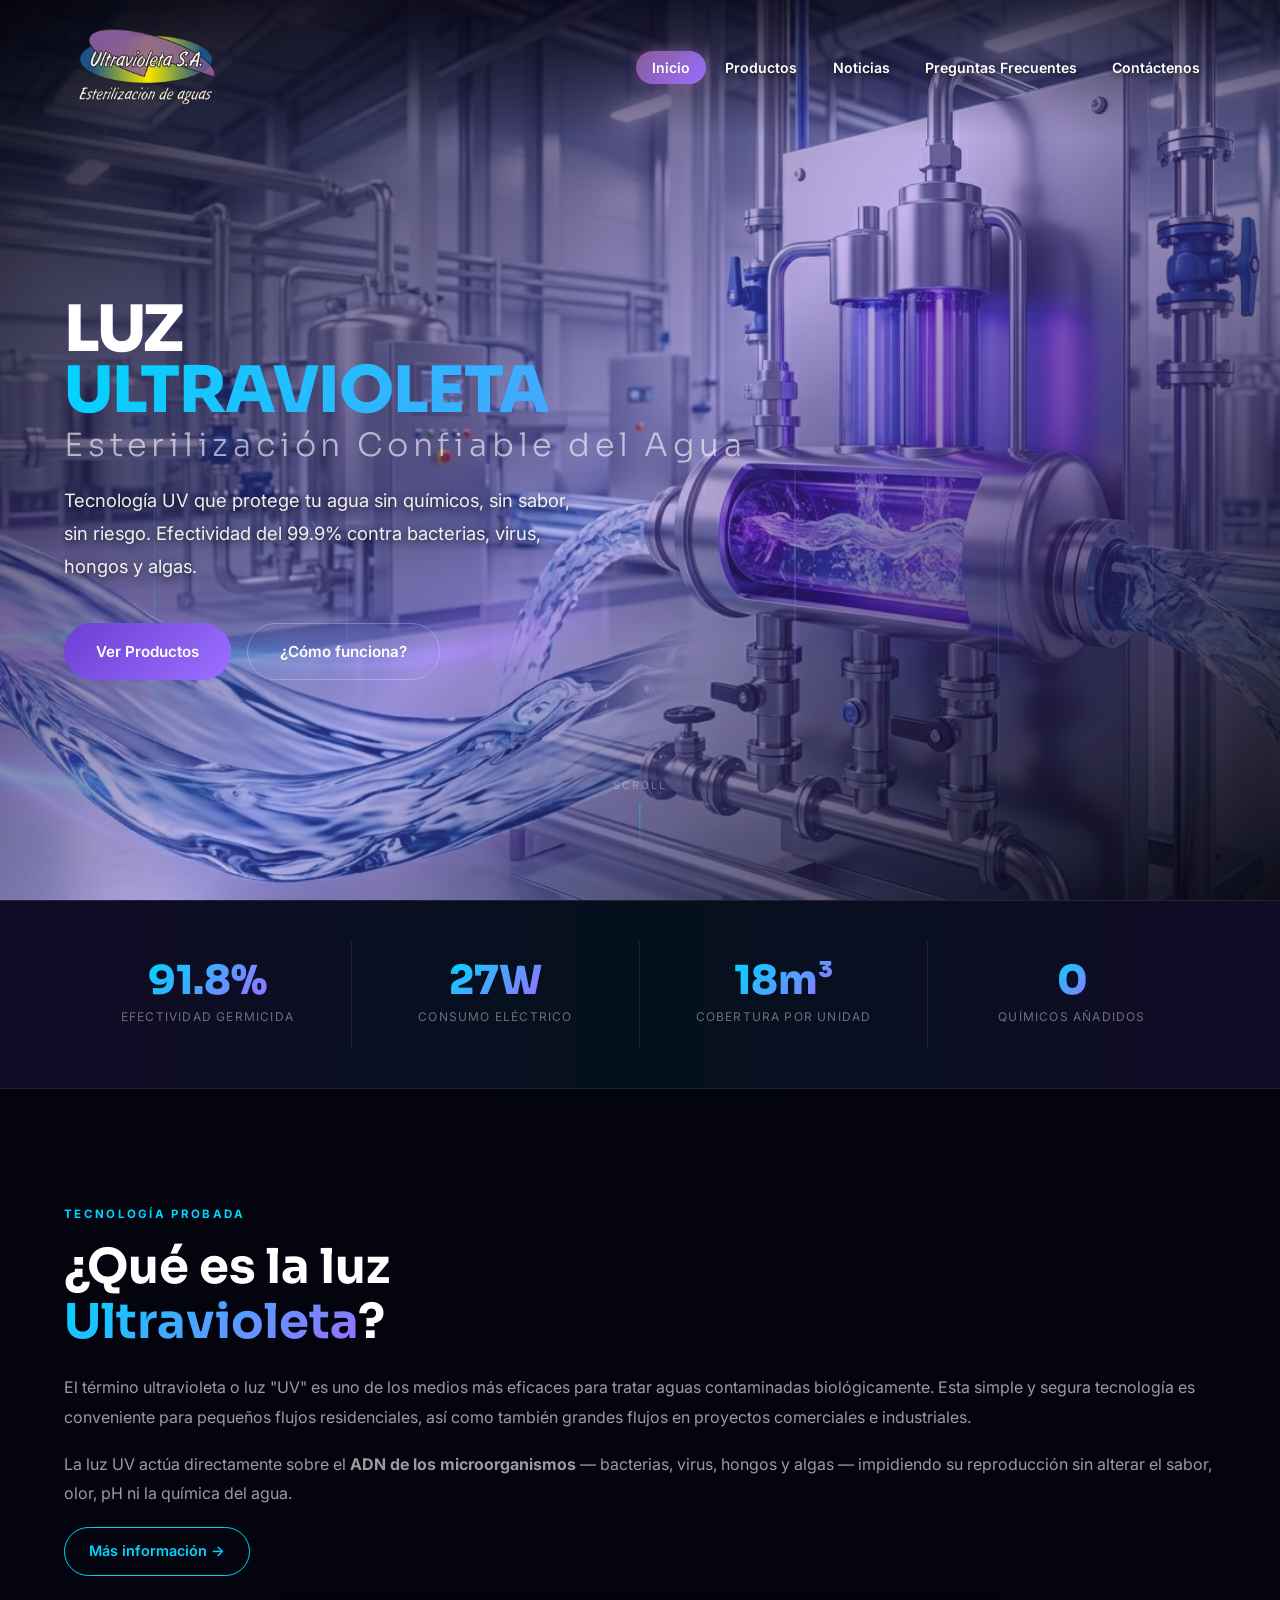
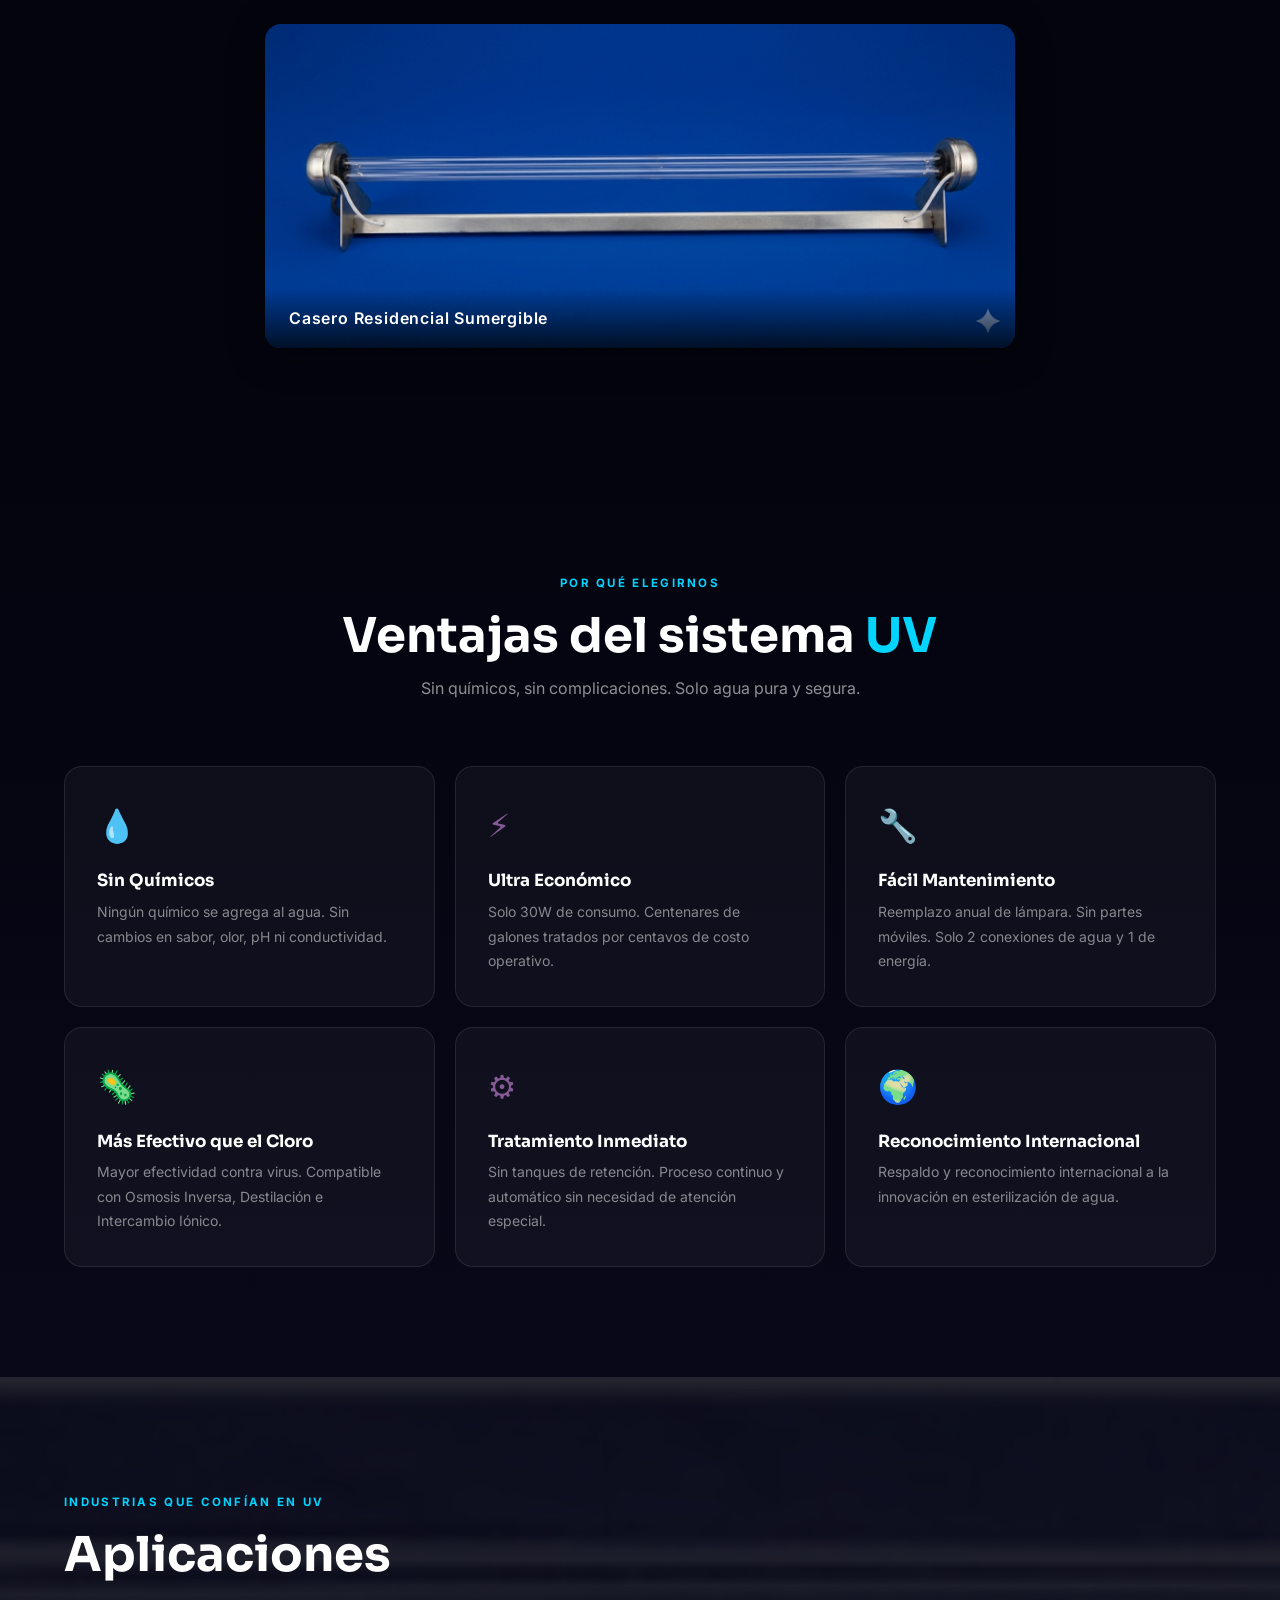
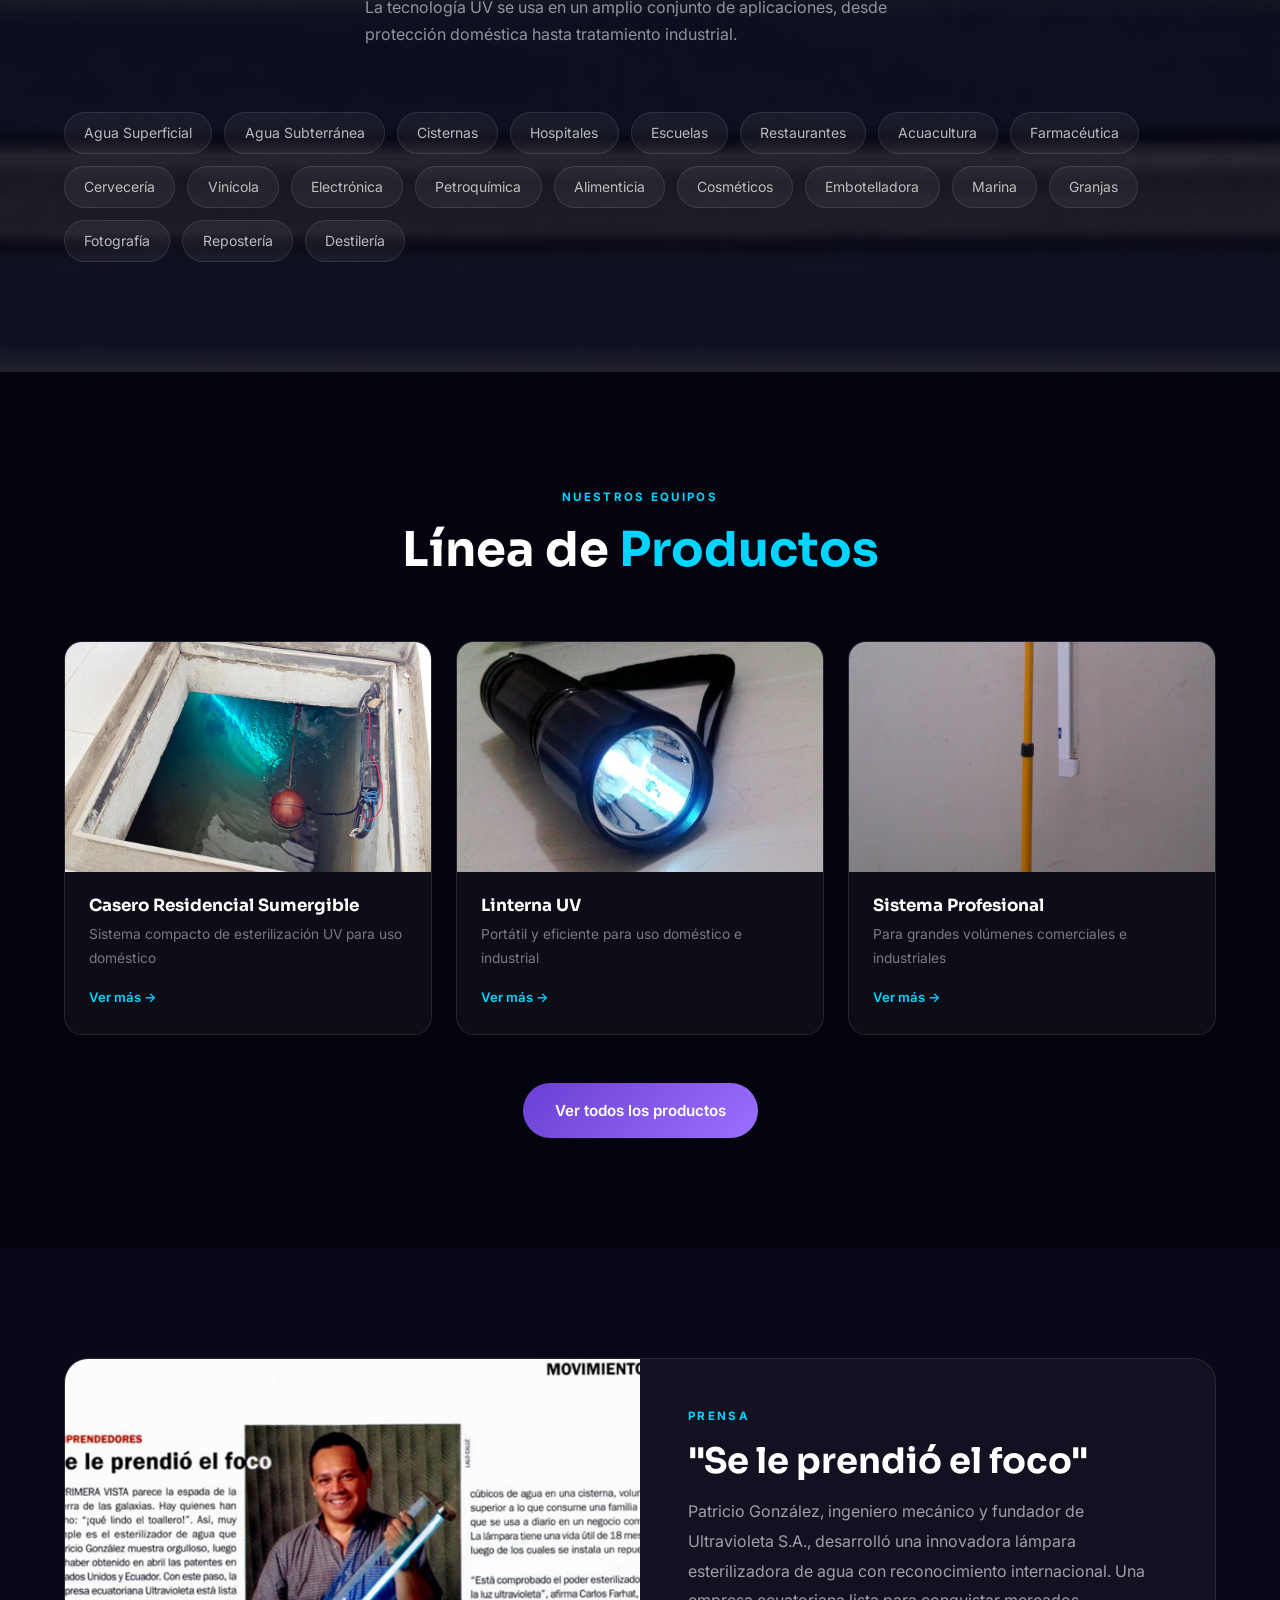
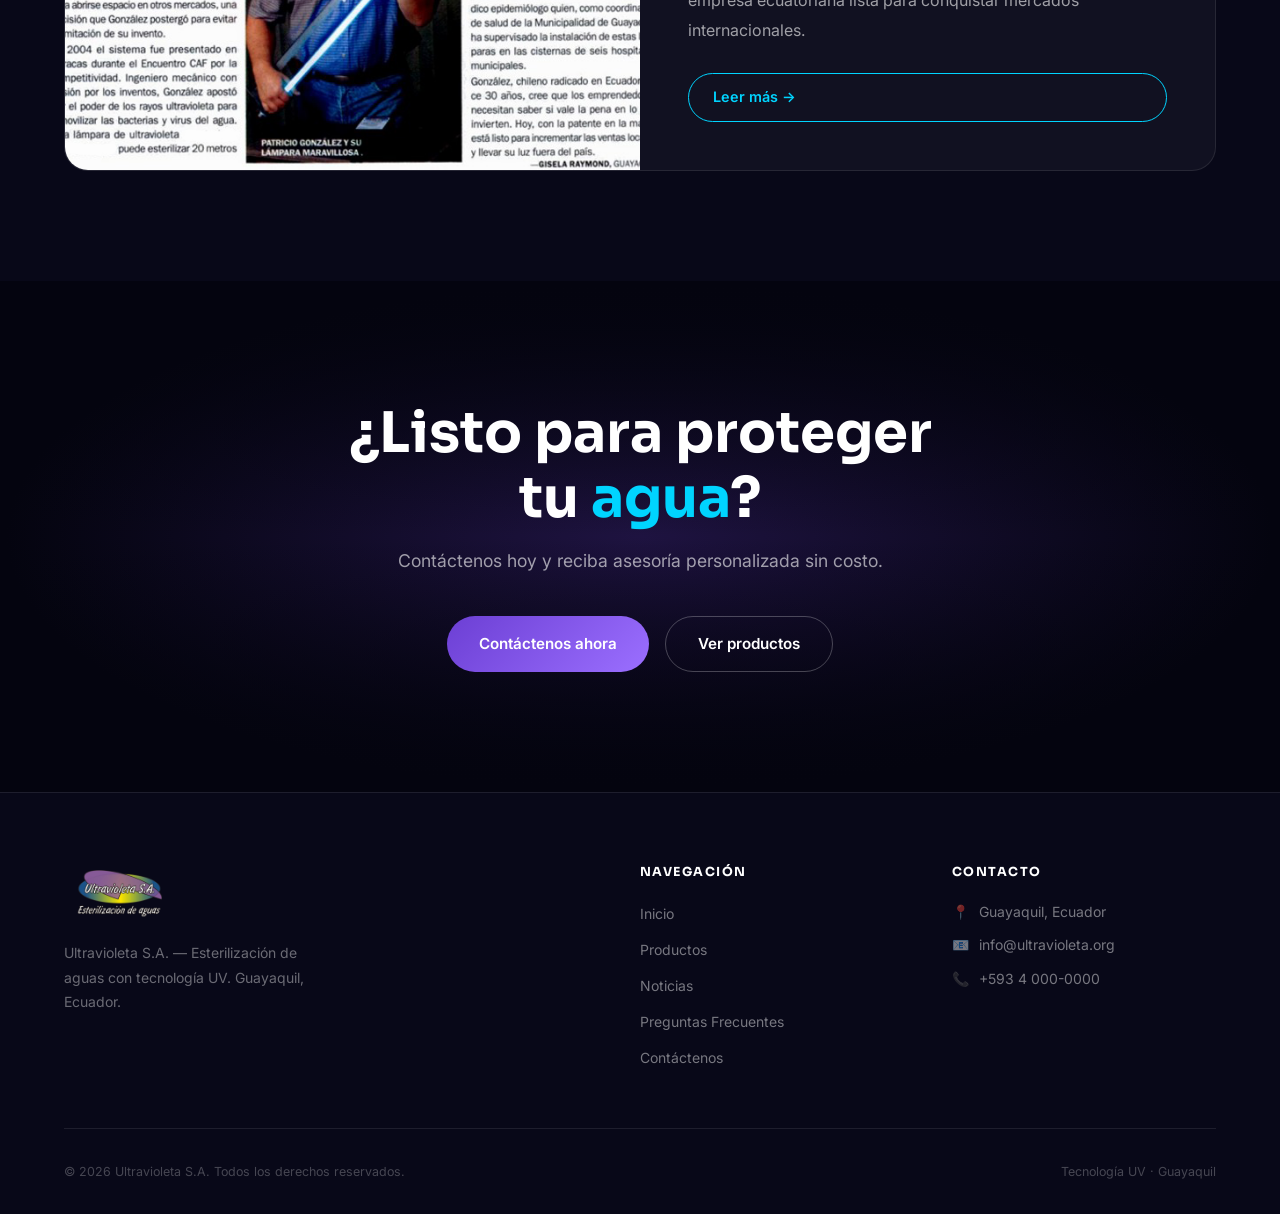
<file: index.html>
<!DOCTYPE html>
<html lang="es">
<head>
  <meta charset="UTF-8">
  <meta name="viewport" content="width=device-width, initial-scale=1.0">
  <title>Ultravioleta S.A. — Esterilización UV de Aguas · Ecuador</title>
  <meta name="description" content="Tecnología UV que protege tu agua sin químicos, sin sabor, sin riesgo. Guayaquil, Ecuador.">
  <link rel="preconnect" href="https://fonts.googleapis.com">
  <link rel="preconnect" href="https://fonts.gstatic.com" crossorigin>
  <link href="https://fonts.googleapis.com/css2?family=Sora:wght@300;400;600;700;800&family=Inter:wght@300;400;500;600&display=swap" rel="stylesheet">
  <link rel="stylesheet" href="css/estilos.css">
</head>
<body>

  <!-- NAVBAR -->
  <nav class="navbar" id="navbar">
    <div class="nav-inner">
      <a href="index.html" class="nav-logo">
        <img src="imagenes/logo-ultravioleta.png" alt="Ultravioleta S.A.">
      </a>
      <button class="hamburguesa" id="hamburguesa" aria-label="Abrir menú">
        <span></span><span></span><span></span>
      </button>
      <ul class="nav-links" id="nav-links">
        <li><a href="index.html">Inicio</a></li>
        <li><a href="productos.html">Productos</a></li>
        <li><a href="noticias.html">Noticias</a></li>
        <li><a href="preguntas-frecuentes.html">Preguntas Frecuentes</a></li>
        <li><a href="contacto.html" class="nav-cta">Contáctenos</a></li>
      </ul>
    </div>
  </nav>

  <!-- HERO -->
  <section class="hero">
    <!-- Imagen de fondo -->
    <div class="hero-fondo"><img src="imagenes/hero.png" alt=""></div>

    <!-- Overlay gradiente -->
    <div class="hero-overlay"></div>

    <!-- Rayos UV animados -->
    <div class="rayos-uv">
      <div class="rayo"></div>
      <div class="rayo"></div>
      <div class="rayo"></div>
      <div class="rayo"></div>
      <div class="rayo"></div>
      <div class="rayo"></div>
    </div>

    <!-- Círculo glow -->
    <div class="hero-glow"></div>

    <!-- Contenido -->
    <div class="hero-contenido">
<h1 class="hero-titulo">
        <span class="linea-1">LUZ</span>
        <span class="linea-2">ULTRAVIOLETA</span>
        <span class="linea-3">Esterilización Confiable del Agua</span>
      </h1>
      <p class="hero-sub">
        Tecnología UV que protege tu agua sin químicos, sin sabor, sin riesgo.
        Efectividad del 99.9% contra bacterias, virus, hongos y algas.
      </p>
      <div class="hero-btns">
        <a href="productos.html" class="btn-primario">Ver Productos</a>
        <a href="preguntas-frecuentes.html" class="btn-secundario">¿Cómo funciona?</a>
      </div>
    </div>

    <!-- Scroll -->
    <div class="indicador-scroll">
      <span>Scroll</span>
      <div class="linea-scroll"></div>
    </div>
  </section>

  <!-- ESTADÍSTICAS -->
  <section class="barra-stats">
    <div class="stats-grid">
      <div class="stat-item">
        <span class="stat-num" data-meta="99.9" data-sufijo="%">99.9%</span>
        <span class="stat-etiqueta">Efectividad germicida</span>
      </div>
      <div class="stat-item">
        <span class="stat-num" data-meta="30" data-sufijo="W">30W</span>
        <span class="stat-etiqueta">Consumo eléctrico</span>
      </div>
      <div class="stat-item">
        <span class="stat-num" data-meta="20" data-sufijo="m³">20m³</span>
        <span class="stat-etiqueta">Cobertura por unidad</span>
      </div>
      <div class="stat-item">
        <span class="stat-num" data-meta="0" data-sufijo="">0</span>
        <span class="stat-etiqueta">Químicos añadidos</span>
      </div>
    </div>
  </section>

  <!-- QUÉ ES LA LUZ UV -->
  <section class="sobre-uv seccion-pad">
    <div class="contenedor">
      <div class="sobre-texto-full revelar">
        <span class="etiqueta">Tecnología Probada</span>
        <h2>¿Qué es la luz<br><span class="acento-uv">Ultravioleta</span>?</h2>
        <p>
          El término ultravioleta o luz "UV" es uno de los medios más eficaces para tratar aguas
          contaminadas biológicamente. Esta simple y segura tecnología es conveniente para
          pequeños flujos residenciales, así como también grandes flujos en proyectos comerciales
          e industriales.
        </p>
        <p>
          La luz UV actúa directamente sobre el <strong>ADN de los microorganismos</strong> —
          bacterias, virus, hongos y algas — impidiendo su reproducción sin alterar el sabor,
          olor, pH ni la química del agua.
        </p>
        <a href="preguntas-frecuentes.html" class="btn-contorno">Más información →</a>
      </div>
      <div class="foto-full revelar">
        <div class="foto-card">
          <img src="imagenes/Casero%20residencia%20principall.png" alt="Casero Residencial Sumergible">
          <div class="foto-overlay">
            <span>Casero Residencial Sumergible</span>
          </div>
        </div>
      </div>
    </div>
  </section>

  <!-- VENTAJAS -->
  <section class="ventajas seccion-pad">
    <div class="contenedor">
      <div class="cabecera-seccion revelar">
        <span class="etiqueta">Por qué elegirnos</span>
        <h2>Ventajas del sistema <span class="acento">UV</span></h2>
        <p>Sin químicos, sin complicaciones. Solo agua pura y segura.</p>
      </div>
      <div class="grid-ventajas">
        <div class="tarjeta-v revelar">
          <div class="v-icono">💧</div>
          <h3>Sin Químicos</h3>
          <p>Ningún químico se agrega al agua. Sin cambios en sabor, olor, pH ni conductividad.</p>
        </div>
        <div class="tarjeta-v revelar">
          <div class="v-icono">⚡</div>
          <h3>Ultra Económico</h3>
          <p>Solo 30W de consumo. Centenares de galones tratados por centavos de costo operativo.</p>
        </div>
        <div class="tarjeta-v revelar">
          <div class="v-icono">🔧</div>
          <h3>Fácil Mantenimiento</h3>
          <p>Reemplazo anual de lámpara. Sin partes móviles. Solo 2 conexiones de agua y 1 de energía.</p>
        </div>
        <div class="tarjeta-v revelar">
          <div class="v-icono">🦠</div>
          <h3>Más Efectivo que el Cloro</h3>
          <p>Mayor efectividad contra virus. Compatible con Osmosis Inversa, Destilación e Intercambio Iónico.</p>
        </div>
        <div class="tarjeta-v revelar">
          <div class="v-icono">⚙️</div>
          <h3>Tratamiento Inmediato</h3>
          <p>Sin tanques de retención. Proceso continuo y automático sin necesidad de atención especial.</p>
        </div>
        <div class="tarjeta-v revelar">
          <div class="v-icono">🌍</div>
          <h3>Reconocimiento Internacional</h3>
          <p>Respaldo y reconocimiento internacional a la innovación en esterilización de agua.</p>
        </div>
      </div>
    </div>
  </section>

  <!-- APLICACIONES -->
  <section class="aplicaciones seccion-pad">
    <div class="aplic-fondo">
      <img src="imagenes/Ultravioleta_Cisterna.jpg" alt="Cisterna con sistema UV">
    </div>
    <div class="contenedor">
      <div class="cabecera-seccion revelar">
        <span class="etiqueta">Industrias que confían en UV</span>
        <h2 style="color:#fff;">Aplicaciones</h2>
        <p>La tecnología UV se usa en un amplio conjunto de aplicaciones, desde protección doméstica hasta tratamiento industrial.</p>
      </div>
      <div class="tags-aplic revelar">
        <span>Agua Superficial</span>
        <span>Agua Subterránea</span>
        <span>Cisternas</span>
        <span>Hospitales</span>
        <span>Escuelas</span>
        <span>Restaurantes</span>
        <span>Acuacultura</span>
        <span>Farmacéutica</span>
        <span>Cervecería</span>
        <span>Vinícola</span>
        <span>Electrónica</span>
        <span>Petroquímica</span>
        <span>Alimenticia</span>
        <span>Cosméticos</span>
        <span>Embotelladora</span>
        <span>Marina</span>
        <span>Granjas</span>
        <span>Fotografía</span>
        <span>Repostería</span>
        <span>Destilería</span>
      </div>
    </div>
  </section>

  <!-- PRODUCTOS PREVIEW -->
  <section class="productos-preview seccion-pad">
    <div class="contenedor">
      <div class="cabecera-seccion revelar">
        <span class="etiqueta">Nuestros equipos</span>
        <h2>Línea de <span class="acento">Productos</span></h2>
      </div>
      <div class="grid-productos">
        <a href="productos.html" class="tarjeta-prod revelar">
          <div class="prod-imagen">
            <img src="imagenes/Sumergible%20Casero%20Residencial.jpg" alt="Casero Residencial Sumergible">
          </div>
          <div class="prod-info">
            <h3>Casero Residencial Sumergible</h3>
            <p>Sistema compacto de esterilización UV para uso doméstico</p>
            <div class="prod-flecha">Ver más →</div>
          </div>
        </a>
        <a href="productos.html" class="tarjeta-prod revelar">
          <div class="prod-imagen">
            <img src="imagenes/linterna1.jpg" alt="Linterna UV">
          </div>
          <div class="prod-info">
            <h3>Linterna UV</h3>
            <p>Portátil y eficiente para uso doméstico e industrial</p>
            <div class="prod-flecha">Ver más →</div>
          </div>
        </a>
        <a href="productos.html" class="tarjeta-prod revelar">
          <div class="prod-imagen">
            <img src="imagenes/nuevo-3.jpg" alt="Sistema UV Profesional">
          </div>
          <div class="prod-info">
            <h3>Sistema Profesional</h3>
            <p>Para grandes volúmenes comerciales e industriales</p>
            <div class="prod-flecha">Ver más →</div>
          </div>
        </a>
      </div>
      <div style="text-align:center;margin-top:3rem;">
        <a href="productos.html" class="btn-primario">Ver todos los productos</a>
      </div>
    </div>
  </section>

  <!-- NOTICIA PREVIEW -->
  <section class="noticia-preview seccion-pad">
    <div class="contenedor">
      <div class="noticia-tarjeta revelar">
        <div class="noticia-foto">
          <img src="imagenes/articulo.jpg" alt="Artículo sobre Ultravioleta S.A.">
        </div>
        <div class="noticia-cuerpo">
          <span class="etiqueta">Prensa</span>
          <h2>"Se le prendió el foco"</h2>
          <p>
            Patricio González, ingeniero mecánico y fundador de Ultravioleta S.A., desarrolló una innovadora
            lámpara esterilizadora de agua con reconocimiento internacional.
            Una empresa ecuatoriana lista para conquistar mercados internacionales.
          </p>
          <a href="noticias.html" class="btn-contorno">Leer más →</a>
        </div>
      </div>
    </div>
  </section>

  <!-- CTA -->
  <section class="seccion-cta">
    <div class="cta-fondo"></div>
    <div class="contenedor">
      <div class="revelar">
        <h2>¿Listo para proteger<br>tu <span class="acento">agua</span>?</h2>
        <p>Contáctenos hoy y reciba asesoría personalizada sin costo.</p>
        <div class="cta-btns">
          <a href="contacto.html" class="btn-primario">Contáctenos ahora</a>
          <a href="productos.html" class="btn-secundario">Ver productos</a>
        </div>
      </div>
    </div>
  </section>

  <!-- PIE DE PÁGINA -->
  <footer class="pie-pagina">
    <div class="contenedor">
      <div class="grid-pie">
        <div class="pie-marca">
          <img src="imagenes/logo-ultravioleta.png" alt="Logo Ultravioleta S.A.">
          <p>Ultravioleta S.A. — Esterilización de aguas con tecnología UV. Guayaquil, Ecuador.</p>
        </div>
        <div class="pie-seccion">
          <h4>Navegación</h4>
          <ul>
            <li><a href="index.html">Inicio</a></li>
            <li><a href="productos.html">Productos</a></li>
            <li><a href="noticias.html">Noticias</a></li>
            <li><a href="preguntas-frecuentes.html">Preguntas Frecuentes</a></li>
            <li><a href="contacto.html">Contáctenos</a></li>
          </ul>
        </div>
        <div class="pie-seccion">
          <h4>Contacto</h4>
          <div class="dato-pie">📍 <span>Guayaquil, Ecuador</span></div>
          <div class="dato-pie">📧 <span>info@ultravioleta.org</span></div>
          <div class="dato-pie">📞 <span>+593 4 000-0000</span></div>
        </div>
      </div>
      <div class="pie-fondo">
        <p>© <span id="anio"></span> Ultravioleta S.A. Todos los derechos reservados.</p>
        <p>Tecnología UV · Guayaquil</p>
      </div>
    </div>
  </footer>

  <script src="js/principal.js"></script>
</body>
</html>
</file>
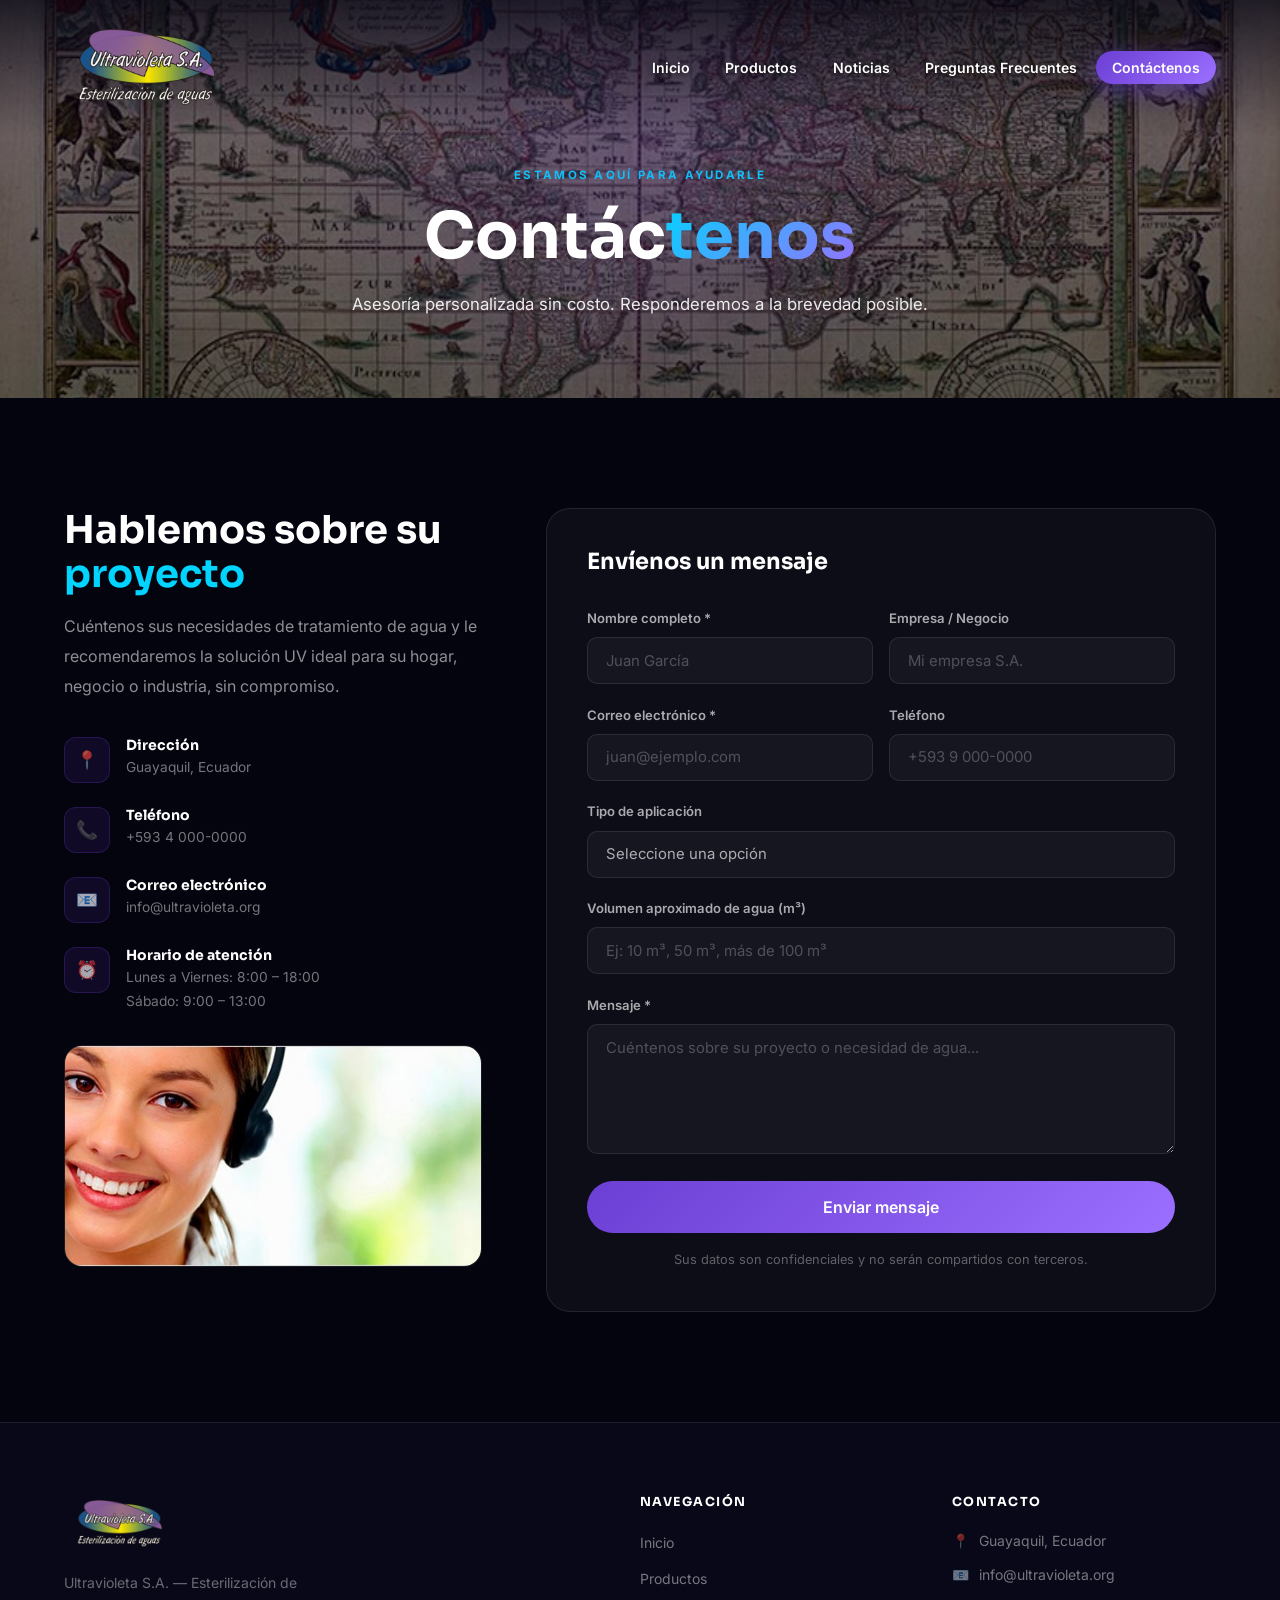
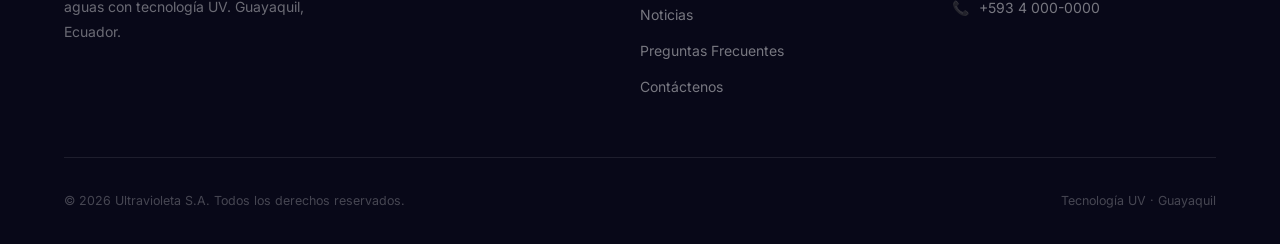
<file: contacto.html>
<!DOCTYPE html>
<html lang="es">
<head>
  <meta charset="UTF-8">
  <meta name="viewport" content="width=device-width, initial-scale=1.0">
  <title>Contáctenos — Ultravioleta S.A.</title>
  <meta name="description" content="Contáctenos para asesoría personalizada sobre esterilización UV de aguas. Ultravioleta S.A., Guayaquil, Ecuador.">
  <link rel="preconnect" href="https://fonts.googleapis.com">
  <link rel="preconnect" href="https://fonts.gstatic.com" crossorigin>
  <link href="https://fonts.googleapis.com/css2?family=Sora:wght@300;400;600;700;800&family=Inter:wght@300;400;500;600&display=swap" rel="stylesheet">
  <link rel="stylesheet" href="css/estilos.css">
</head>
<body>

  <!-- NAVBAR -->
  <nav class="navbar" id="navbar">
    <div class="nav-inner">
      <a href="index.html" class="nav-logo">
        <img src="imagenes/logo-ultravioleta.png" alt="Ultravioleta S.A.">
      </a>
      <button class="hamburguesa" id="hamburguesa" aria-label="Abrir menú">
        <span></span><span></span><span></span>
      </button>
      <ul class="nav-links" id="nav-links">
        <li><a href="index.html">Inicio</a></li>
        <li><a href="productos.html">Productos</a></li>
        <li><a href="noticias.html">Noticias</a></li>
        <li><a href="preguntas-frecuentes.html">Preguntas Frecuentes</a></li>
        <li><a href="contacto.html" class="nav-cta">Contáctenos</a></li>
      </ul>
    </div>
  </nav>

  <!-- ENCABEZADO -->
  <header class="encabezado-pagina" style="background:linear-gradient(180deg,rgba(10,0,30,.55) 0%,rgba(0,0,0,.65) 100%),url('imagenes/banner-contacto.jpg') center/cover no-repeat;">
    <span class="etiqueta">Estamos aquí para ayudarle</span>
    <h1>Contác<span class="acento-uv">tenos</span></h1>
    <p>Asesoría personalizada sin costo. Responderemos a la brevedad posible.</p>
  </header>

  <!-- CONTACTO -->
  <section class="seccion-pad" style="background:var(--negro);">
    <div class="contenedor">
      <div class="grid-contacto">

        <!-- Info de contacto -->
        <div class="info-contacto revelar-izq">
          <h2>Hablemos sobre su<br><span class="acento">proyecto</span></h2>
          <p>
            Cuéntenos sus necesidades de tratamiento de agua y le recomendaremos
            la solución UV ideal para su hogar, negocio o industria, sin compromiso.
          </p>

          <div class="dato-contacto">
            <div class="dato-icono">📍</div>
            <div class="dato-texto">
              <h4>Dirección</h4>
              <p>Guayaquil, Ecuador</p>
            </div>
          </div>

          <div class="dato-contacto">
            <div class="dato-icono">📞</div>
            <div class="dato-texto">
              <h4>Teléfono</h4>
              <p>+593 4 000-0000</p>
            </div>
          </div>

          <div class="dato-contacto">
            <div class="dato-icono">📧</div>
            <div class="dato-texto">
              <h4>Correo electrónico</h4>
              <p>info@ultravioleta.org</p>
            </div>
          </div>

          <div class="dato-contacto">
            <div class="dato-icono">⏰</div>
            <div class="dato-texto">
              <h4>Horario de atención</h4>
              <p>Lunes a Viernes: 8:00 – 18:00<br>Sábado: 9:00 – 13:00</p>
            </div>
          </div>

          <!-- Imagen ambiental -->
          <div style="margin-top:2rem;border-radius:var(--radio);overflow:hidden;border:1px solid var(--borde);">
            <img src="imagenes/Contactenos.jpg" alt="Ultravioleta S.A. Contacto" style="width:100%;height:220px;object-fit:cover;">
          </div>
        </div>

        <!-- Formulario -->
        <div class="formulario-contacto revelar-der">
          <h3>Envíenos un mensaje</h3>
          <form id="formulario-contacto">

            <div class="fila-doble">
              <div class="grupo-campo">
                <label for="nombre">Nombre completo *</label>
                <input type="text" id="nombre" name="nombre" placeholder="Juan García" required>
              </div>
              <div class="grupo-campo">
                <label for="empresa">Empresa / Negocio</label>
                <input type="text" id="empresa" name="empresa" placeholder="Mi empresa S.A.">
              </div>
            </div>

            <div class="fila-doble">
              <div class="grupo-campo">
                <label for="correo">Correo electrónico *</label>
                <input type="email" id="correo" name="correo" placeholder="juan@ejemplo.com" required>
              </div>
              <div class="grupo-campo">
                <label for="telefono">Teléfono</label>
                <input type="tel" id="telefono" name="telefono" placeholder="+593 9 000-0000">
              </div>
            </div>

            <div class="grupo-campo">
              <label for="tipo">Tipo de aplicación</label>
              <select id="tipo" name="tipo">
                <option value="" disabled selected>Seleccione una opción</option>
                <option value="residencial">Residencial / Hogar</option>
                <option value="comercial">Comercial / Negocio</option>
                <option value="industrial">Industrial / Fábrica</option>
                <option value="acuacultura">Acuacultura / Granjas</option>
                <option value="hospital">Hospital / Salud</option>
                <option value="otro">Otro</option>
              </select>
            </div>

            <div class="grupo-campo">
              <label for="volumen">Volumen aproximado de agua (m³)</label>
              <input type="text" id="volumen" name="volumen" placeholder="Ej: 10 m³, 50 m³, más de 100 m³">
            </div>

            <div class="grupo-campo">
              <label for="mensaje">Mensaje *</label>
              <textarea id="mensaje" name="mensaje" placeholder="Cuéntenos sobre su proyecto o necesidad de agua..." required></textarea>
            </div>

            <button type="submit" class="btn-primario" style="width:100%;justify-content:center;font-size:1rem;padding:1rem;">
              Enviar mensaje
            </button>

            <p class="aviso-form">
              Sus datos son confidenciales y no serán compartidos con terceros.
            </p>

          </form>
        </div>

      </div>
    </div>
  </section>

  <!-- PIE DE PÁGINA -->
  <footer class="pie-pagina">
    <div class="contenedor">
      <div class="grid-pie">
        <div class="pie-marca">
          <img src="imagenes/logo-ultravioleta.png" alt="Logo Ultravioleta S.A.">
          <p>Ultravioleta S.A. — Esterilización de aguas con tecnología UV. Guayaquil, Ecuador.</p>
        </div>
        <div class="pie-seccion">
          <h4>Navegación</h4>
          <ul>
            <li><a href="index.html">Inicio</a></li>
            <li><a href="productos.html">Productos</a></li>
            <li><a href="noticias.html">Noticias</a></li>
            <li><a href="preguntas-frecuentes.html">Preguntas Frecuentes</a></li>
            <li><a href="contacto.html">Contáctenos</a></li>
          </ul>
        </div>
        <div class="pie-seccion">
          <h4>Contacto</h4>
          <div class="dato-pie">📍 <span>Guayaquil, Ecuador</span></div>
          <div class="dato-pie">📧 <span>info@ultravioleta.org</span></div>
          <div class="dato-pie">📞 <span>+593 4 000-0000</span></div>
        </div>
      </div>
      <div class="pie-fondo">
        <p>© <span id="anio"></span> Ultravioleta S.A. Todos los derechos reservados.</p>
        <p>Tecnología UV · Guayaquil</p>
      </div>
    </div>
  </footer>

  <script src="js/principal.js"></script>
  <script>
    document.getElementById('formulario-contacto').addEventListener('submit', function(e) {
      e.preventDefault();
      const btn = this.querySelector('button[type="submit"]');
      btn.disabled = true;
      btn.textContent = 'Enviando...';

      const data = new FormData(this);
      fetch('send-mail.php', { method: 'POST', body: data })
        .then(r => r.json())
        .then(res => {
          btn.textContent = res.success ? '✓ Mensaje enviado' : 'Enviar mensaje';
          btn.style.background = res.success ? 'linear-gradient(135deg,#1a6b3a,#2d9b5c)' : '';
          btn.disabled = false;
          alert(res.message);
          if (res.success) this.reset();
        })
        .catch(() => {
          btn.textContent = 'Enviar mensaje';
          btn.disabled = false;
          alert('Error de conexión. Por favor intente nuevamente.');
        });
    });
  </script>
</body>
</html>
</file>
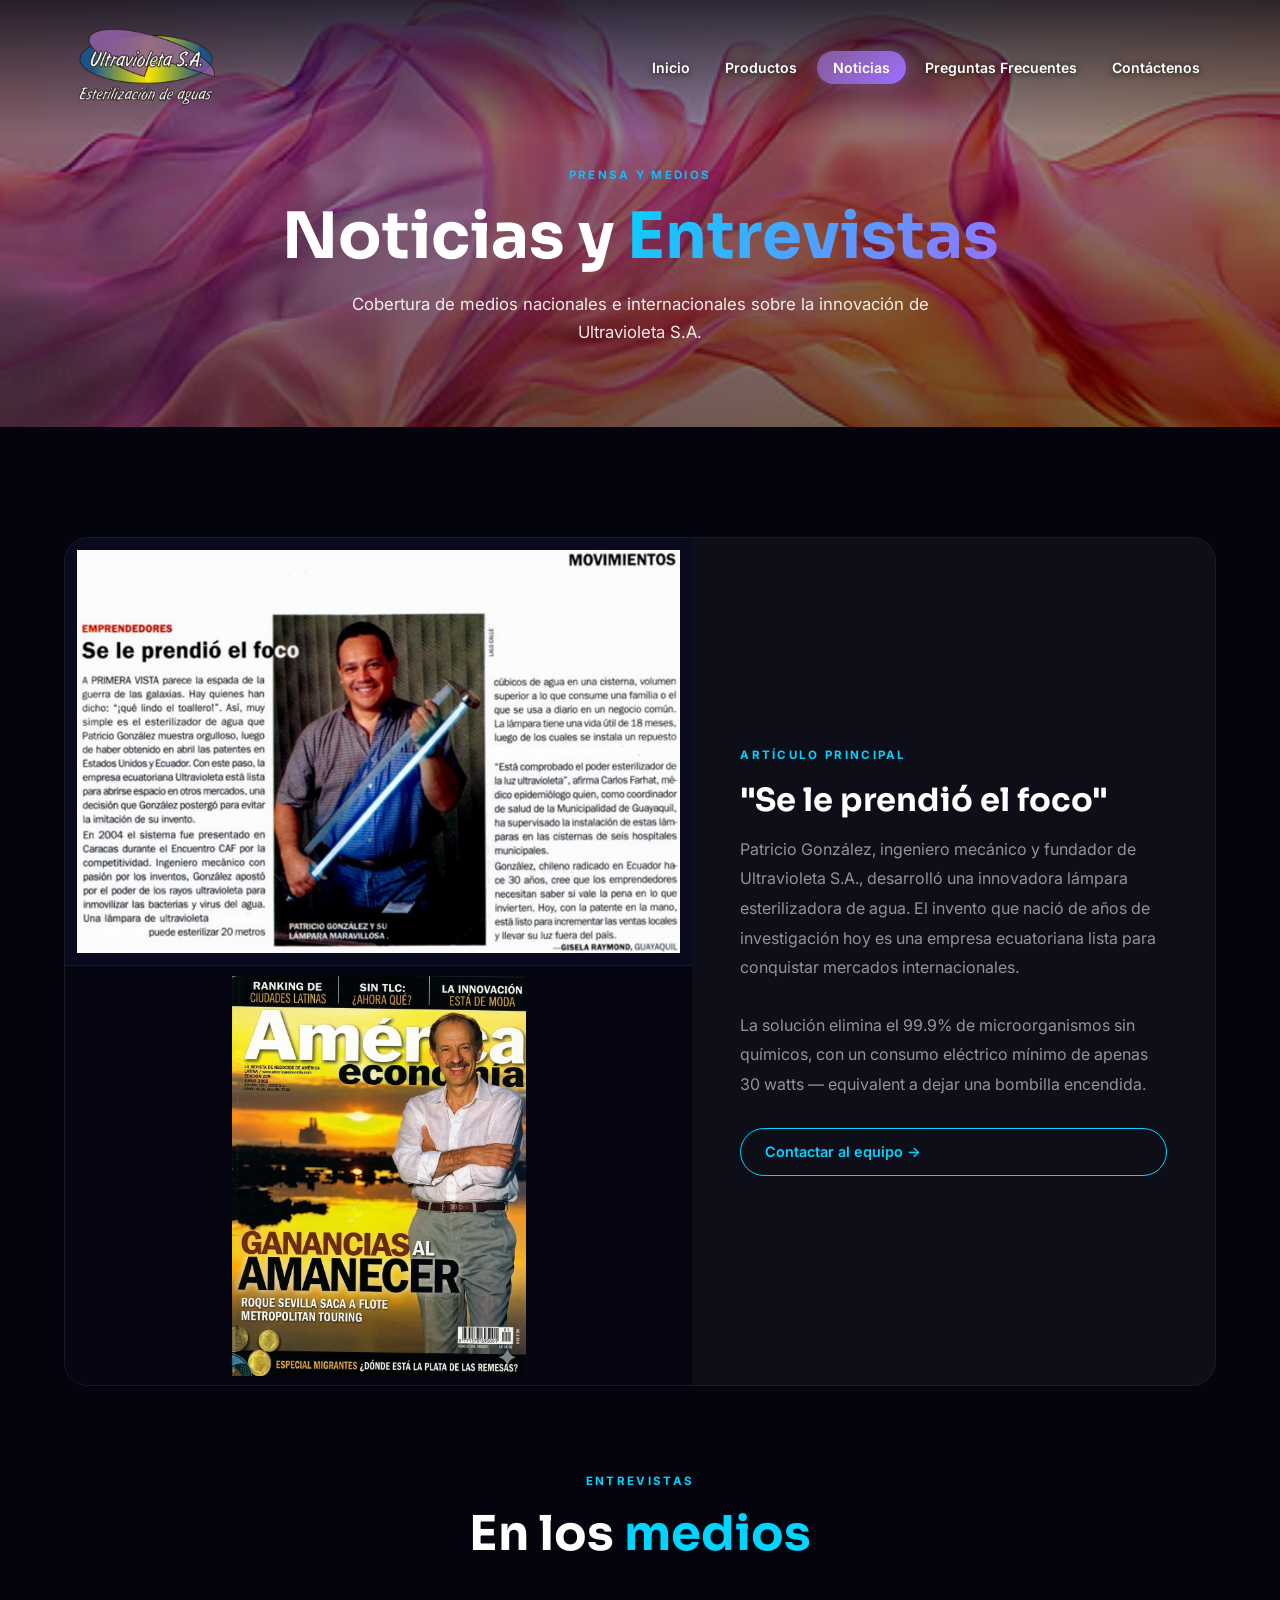
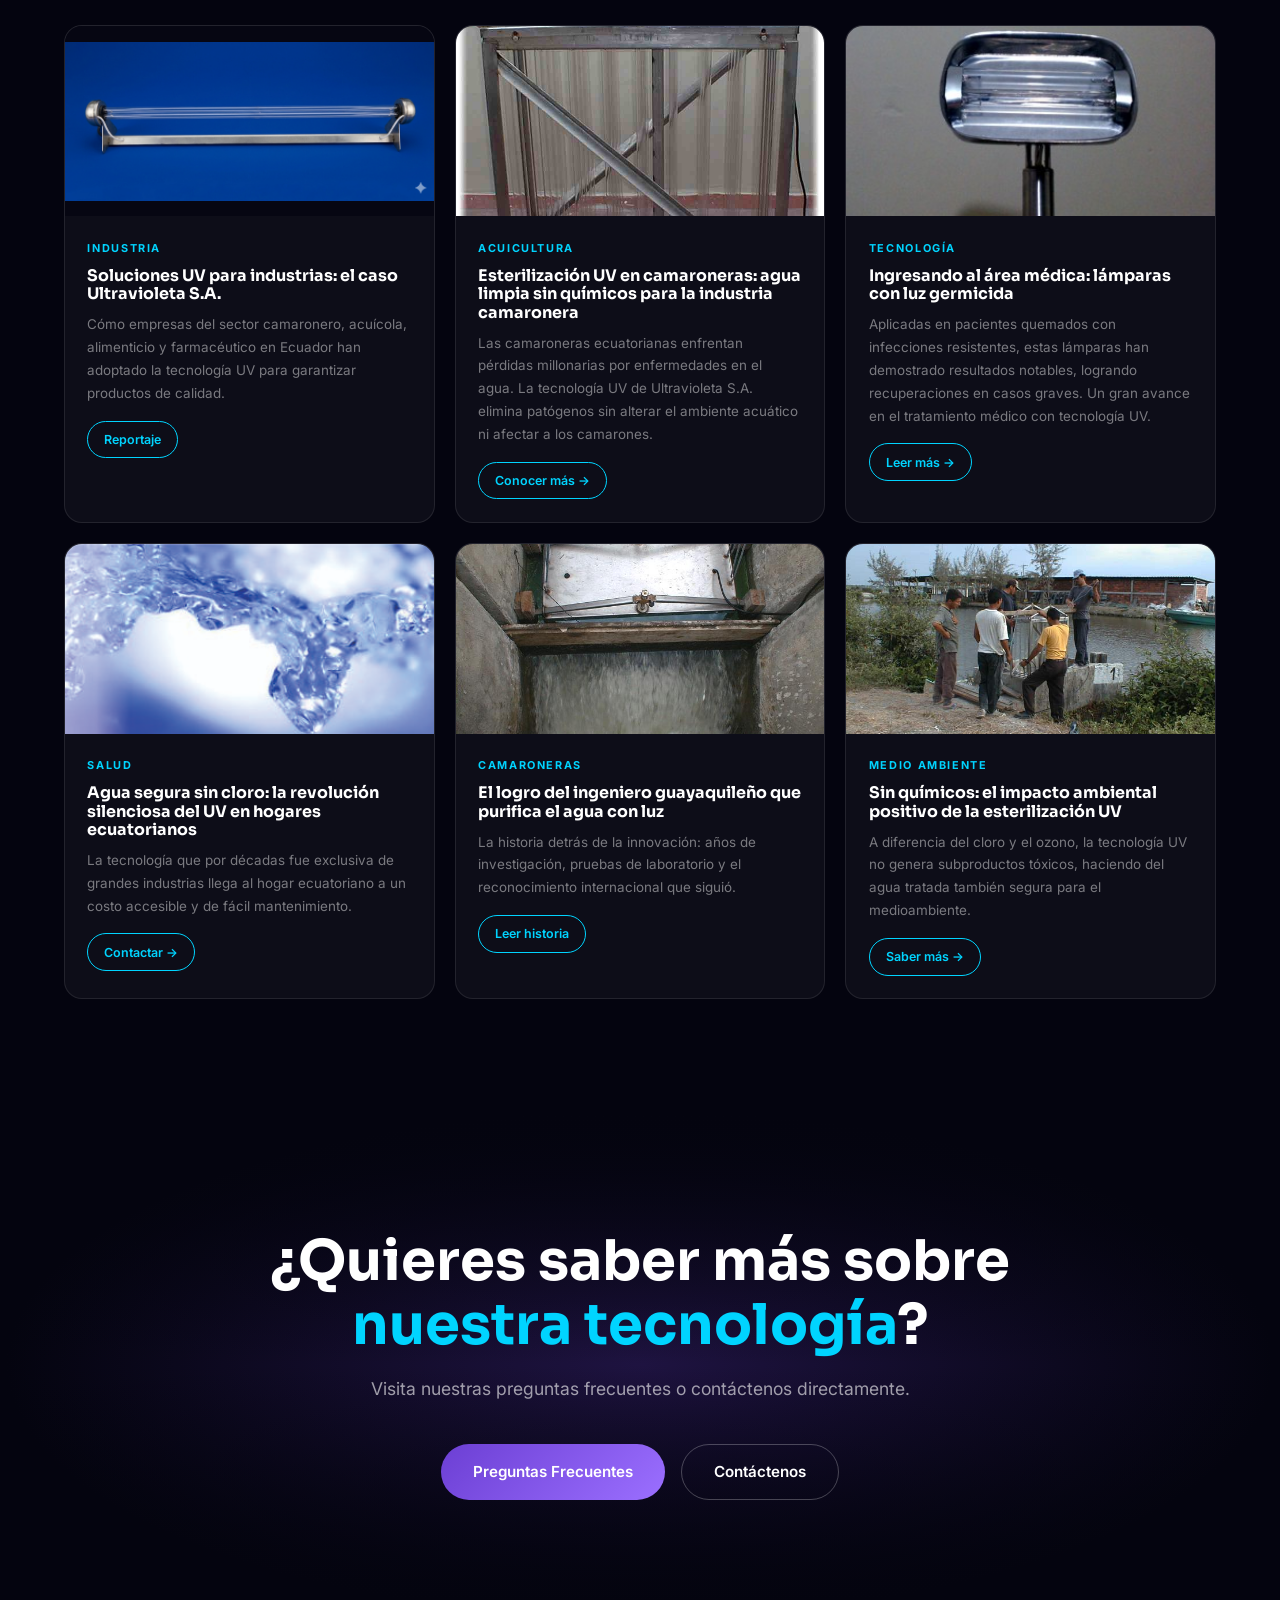
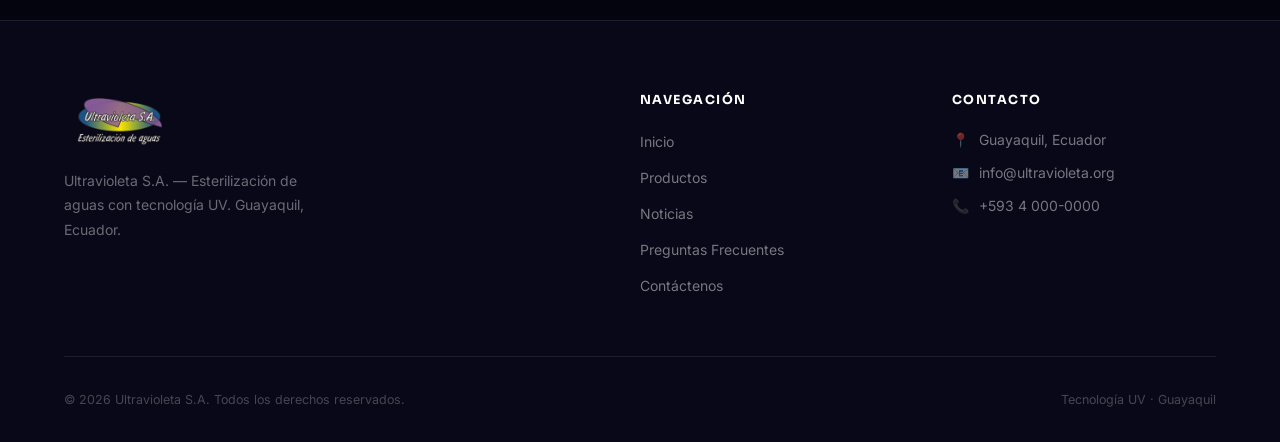
<file: noticias.html>
<!DOCTYPE html>
<html lang="es">
<head>
  <meta charset="UTF-8">
  <meta name="viewport" content="width=device-width, initial-scale=1.0">
  <title>Noticias — Ultravioleta S.A.</title>
  <meta name="description" content="Noticias, entrevistas y cobertura de prensa sobre Ultravioleta S.A. y su tecnología de esterilización UV.">
  <link rel="preconnect" href="https://fonts.googleapis.com">
  <link rel="preconnect" href="https://fonts.gstatic.com" crossorigin>
  <link href="https://fonts.googleapis.com/css2?family=Sora:wght@300;400;600;700;800&family=Inter:wght@300;400;500;600&display=swap" rel="stylesheet">
  <link rel="stylesheet" href="css/estilos.css">
</head>
<body>

  <!-- NAVBAR -->
  <nav class="navbar" id="navbar">
    <div class="nav-inner">
      <a href="index.html" class="nav-logo">
        <img src="imagenes/logo-ultravioleta.png" alt="Ultravioleta S.A.">
      </a>
      <button class="hamburguesa" id="hamburguesa" aria-label="Abrir menú">
        <span></span><span></span><span></span>
      </button>
      <ul class="nav-links" id="nav-links">
        <li><a href="index.html">Inicio</a></li>
        <li><a href="productos.html">Productos</a></li>
        <li><a href="noticias.html">Noticias</a></li>
        <li><a href="preguntas-frecuentes.html">Preguntas Frecuentes</a></li>
        <li><a href="contacto.html" class="nav-cta">Contáctenos</a></li>
      </ul>
    </div>
  </nav>

  <!-- ENCABEZADO -->
  <header class="encabezado-pagina" style="background:linear-gradient(180deg,rgba(10,0,30,.35) 0%,rgba(0,0,0,.55) 100%),url('imagenes/fondo.jpg') center/cover no-repeat;">
    <span class="etiqueta">Prensa y medios</span>
    <h1>Noticias y <span class="acento-uv">Entrevistas</span></h1>
    <p>Cobertura de medios nacionales e internacionales sobre la innovación de Ultravioleta S.A.</p>
  </header>

  <!-- NOTICIA DESTACADA -->
  <section class="seccion-pad" style="background:var(--negro);">
    <div class="contenedor">

      <div class="noticia-destacada revelar">
        <div class="nd-foto" style="display:flex;flex-direction:column;background:#0a0a1f;">
          <img src="imagenes/articulo.jpg" alt="Artículo Se le prendió el foco" style="flex:1;min-height:0;object-fit:contain;width:100%;padding:.75rem;">
          <div style="border-top:1px solid rgba(255,255,255,.08);padding:.6rem;display:flex;justify-content:center;background:#060612;">
            <img src="imagenes/portada.png" alt="Portada América Economía" style="height:110px;object-fit:contain;">
          </div>
        </div>
        <div class="nd-cuerpo">
          <span class="etiqueta">Artículo Principal</span>
          <h2>"Se le prendió el foco"</h2>
          <p>
            Patricio González, ingeniero mecánico y fundador de Ultravioleta S.A., desarrolló una innovadora
            lámpara esterilizadora de agua. El invento
            que nació de años de investigación hoy es una empresa ecuatoriana lista para conquistar
            mercados internacionales.
          </p>
          <p>
            La solución elimina el 99.9% de microorganismos sin químicos, con un consumo eléctrico
            mínimo de apenas 30 watts — equivalent a dejar una bombilla encendida.
          </p>
          <a href="contacto.html" class="btn-contorno">Contactar al equipo →</a>
        </div>
      </div>

      <!-- Entrevistas -->
      <div style="margin-top:5rem;">
        <div class="cabecera-seccion revelar">
          <span class="etiqueta">Entrevistas</span>
          <h2>En los <span class="acento">medios</span></h2>
        </div>

        <div class="grid-noticias">

          <div class="tarjeta-noticia revelar">
            <div class="nt-foto" style="background:#060612;">
              <img src="imagenes/Casero residencia principall.png" alt="Casero residencial UV" style="object-fit:contain;">
            </div>
            <div class="nt-cuerpo">
              <div class="nt-categoria">Industria</div>
              <h3>Soluciones UV para industrias: el caso Ultravioleta S.A.</h3>
              <p>Cómo empresas del sector camaronero, acuícola, alimenticio y farmacéutico en Ecuador han adoptado la tecnología UV para garantizar productos de calidad.</p>
              <div style="margin-top:1rem;">
                <span class="btn-contorno" style="font-size:.78rem;padding:.45rem 1rem;">Reportaje</span>
              </div>
            </div>
          </div>

          <div class="tarjeta-noticia revelar">
            <div class="nt-foto">
              <img src="imagenes/Ultravioleta.jpg" alt="Camaroneras Ecuador">
            </div>
            <div class="nt-cuerpo">
              <div class="nt-categoria">Acuicultura</div>
              <h3>Esterilización UV en camaroneras: agua limpia sin químicos para la industria camaronera</h3>
              <p>Las camaroneras ecuatorianas enfrentan pérdidas millonarias por enfermedades en el agua. La tecnología UV de Ultravioleta S.A. elimina patógenos sin alterar el ambiente acuático ni afectar a los camarones.</p>
              <div style="margin-top:1rem;">
                <a href="contacto.html" class="btn-contorno" style="font-size:.78rem;padding:.45rem 1rem;">Conocer más →</a>
              </div>
            </div>
          </div>

          <div class="tarjeta-noticia revelar">
            <div class="nt-foto">
              <img src="imagenes/Lampara1.jpg" alt="Lámparas UV Ultravioleta S.A.">
            </div>
            <div class="nt-cuerpo">
              <div class="nt-categoria">Tecnología</div>
              <h3>Ingresando al área médica: lámparas con luz germicida</h3>
              <p>Aplicadas en pacientes quemados con infecciones resistentes, estas lámparas han demostrado resultados notables, logrando recuperaciones en casos graves. Un gran avance en el tratamiento médico con tecnología UV.</p>
              <div style="margin-top:1rem;">
                <a href="preguntas-frecuentes.html" class="btn-contorno" style="font-size:.78rem;padding:.45rem 1rem;">Leer más →</a>
              </div>
            </div>
          </div>

          <div class="tarjeta-noticia revelar">
            <div class="nt-foto">
              <img src="imagenes/agua.jpg" alt="Agua pura">
            </div>
            <div class="nt-cuerpo">
              <div class="nt-categoria">Salud</div>
              <h3>Agua segura sin cloro: la revolución silenciosa del UV en hogares ecuatorianos</h3>
              <p>La tecnología que por décadas fue exclusiva de grandes industrias llega al hogar ecuatoriano a un costo accesible y de fácil mantenimiento.</p>
              <div style="margin-top:1rem;">
                <a href="contacto.html" class="btn-contorno" style="font-size:.78rem;padding:.45rem 1rem;">Contactar →</a>
              </div>
            </div>
          </div>

          <div class="tarjeta-noticia revelar">
            <div class="nt-foto">
              <img src="imagenes/Compuerta.jpg" alt="Sistema de agua">
            </div>
            <div class="nt-cuerpo">
              <div class="nt-categoria">Camaroneras</div>
              <h3>El logro del ingeniero guayaquileño que purifica el agua con luz</h3>
              <p>La historia detrás de la innovación: años de investigación, pruebas de laboratorio y el reconocimiento internacional que siguió.</p>
              <div style="margin-top:1rem;">
                <span class="btn-contorno" style="font-size:.78rem;padding:.45rem 1rem;">Leer historia</span>
              </div>
            </div>
          </div>

          <div class="tarjeta-noticia revelar">
            <div class="nt-foto">
              <img src="imagenes/Bajando_Ultra.jpg" alt="Instalación sistema UV">
            </div>
            <div class="nt-cuerpo">
              <div class="nt-categoria">Medio Ambiente</div>
              <h3>Sin químicos: el impacto ambiental positivo de la esterilización UV</h3>
              <p>A diferencia del cloro y el ozono, la tecnología UV no genera subproductos tóxicos, haciendo del agua tratada también segura para el medioambiente.</p>
              <div style="margin-top:1rem;">
                <a href="preguntas-frecuentes.html" class="btn-contorno" style="font-size:.78rem;padding:.45rem 1rem;">Saber más →</a>
              </div>
            </div>
          </div>

</div>
      </div>
    </div>
  </section>

  <!-- CTA -->
  <section class="seccion-cta">
    <div class="cta-fondo"></div>
    <div class="contenedor">
      <div class="revelar">
        <h2>¿Quieres saber más sobre<br><span class="acento">nuestra tecnología</span>?</h2>
        <p>Visita nuestras preguntas frecuentes o contáctenos directamente.</p>
        <div class="cta-btns">
          <a href="preguntas-frecuentes.html" class="btn-primario">Preguntas Frecuentes</a>
          <a href="contacto.html" class="btn-secundario">Contáctenos</a>
        </div>
      </div>
    </div>
  </section>

  <!-- PIE DE PÁGINA -->
  <footer class="pie-pagina">
    <div class="contenedor">
      <div class="grid-pie">
        <div class="pie-marca">
          <img src="imagenes/logo-ultravioleta.png" alt="Logo Ultravioleta S.A.">
          <p>Ultravioleta S.A. — Esterilización de aguas con tecnología UV. Guayaquil, Ecuador.</p>
        </div>
        <div class="pie-seccion">
          <h4>Navegación</h4>
          <ul>
            <li><a href="index.html">Inicio</a></li>
            <li><a href="productos.html">Productos</a></li>
            <li><a href="noticias.html">Noticias</a></li>
            <li><a href="preguntas-frecuentes.html">Preguntas Frecuentes</a></li>
            <li><a href="contacto.html">Contáctenos</a></li>
          </ul>
        </div>
        <div class="pie-seccion">
          <h4>Contacto</h4>
          <div class="dato-pie">📍 <span>Guayaquil, Ecuador</span></div>
          <div class="dato-pie">📧 <span>info@ultravioleta.org</span></div>
          <div class="dato-pie">📞 <span>+593 4 000-0000</span></div>
        </div>
      </div>
      <div class="pie-fondo">
        <p>© <span id="anio"></span> Ultravioleta S.A. Todos los derechos reservados.</p>
        <p>Tecnología UV · Guayaquil</p>
      </div>
    </div>
  </footer>

  <script src="js/principal.js"></script>
</body>
</html>
</file>
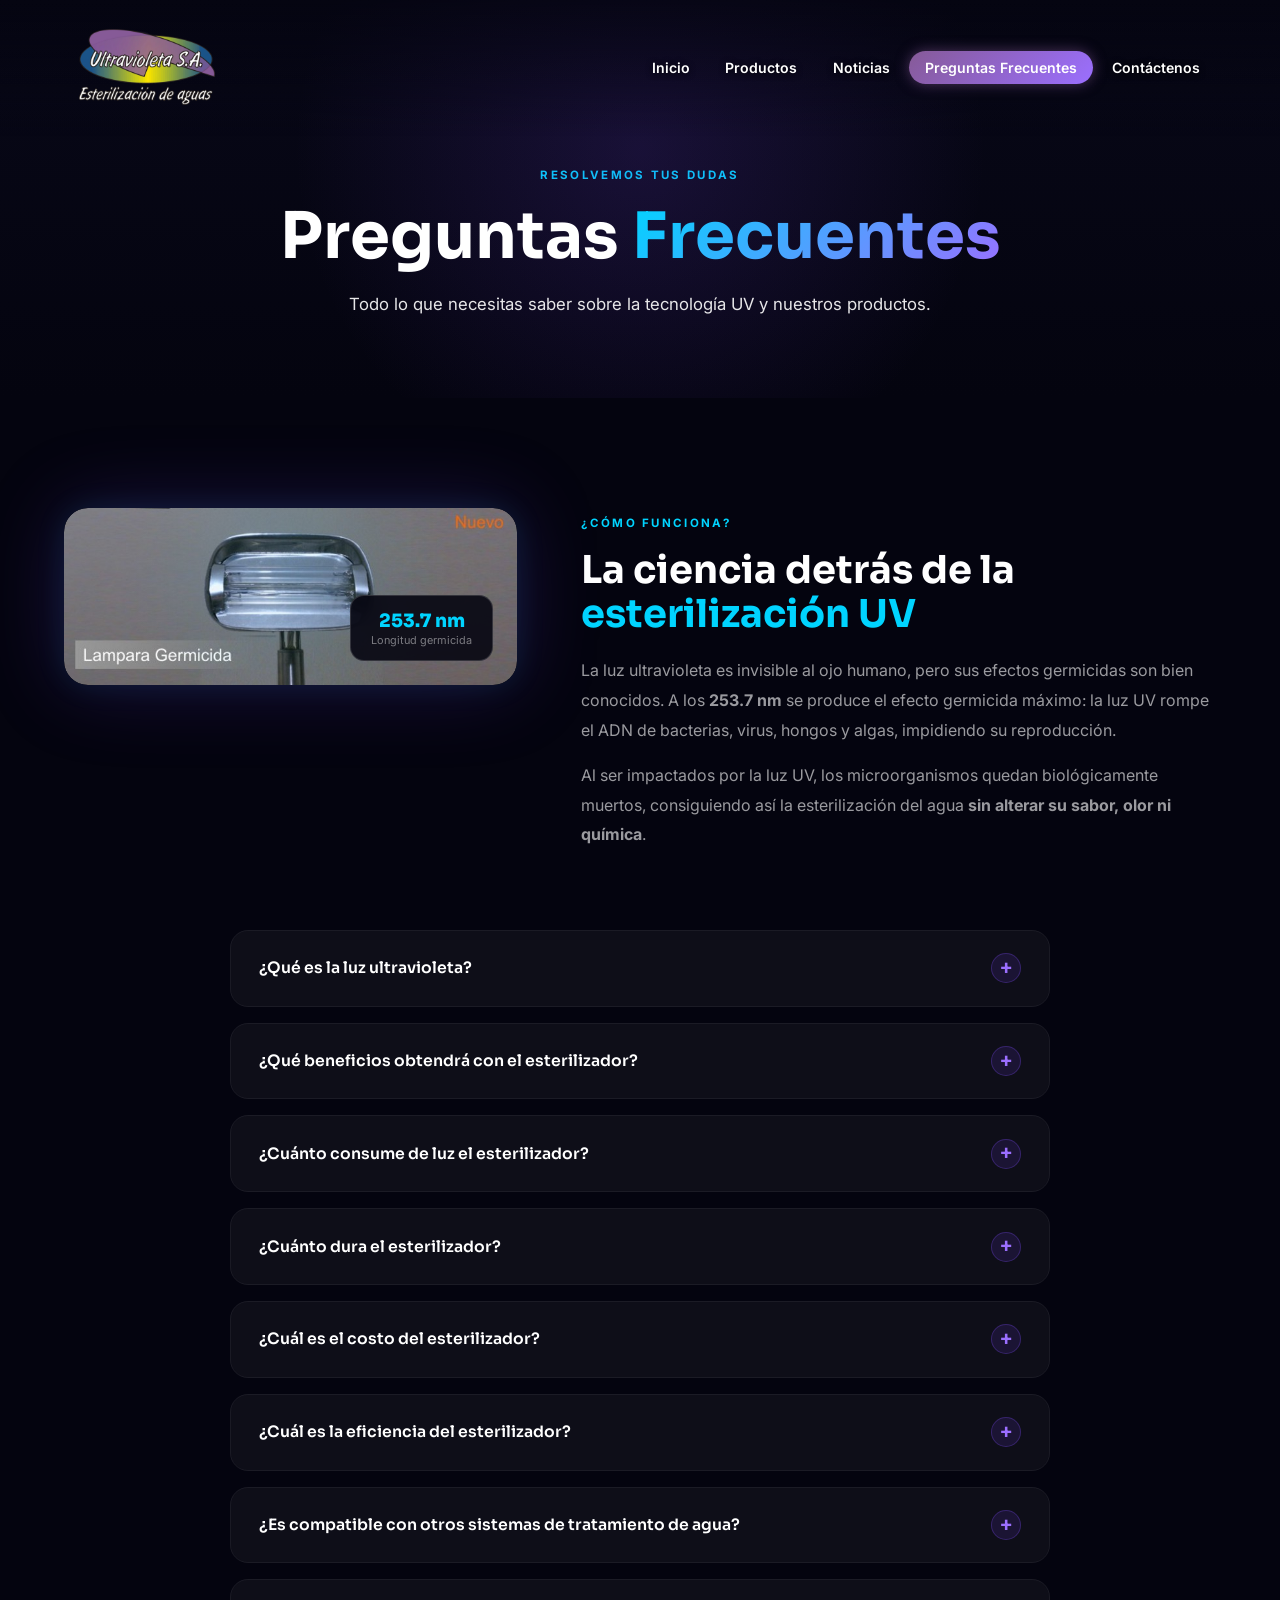
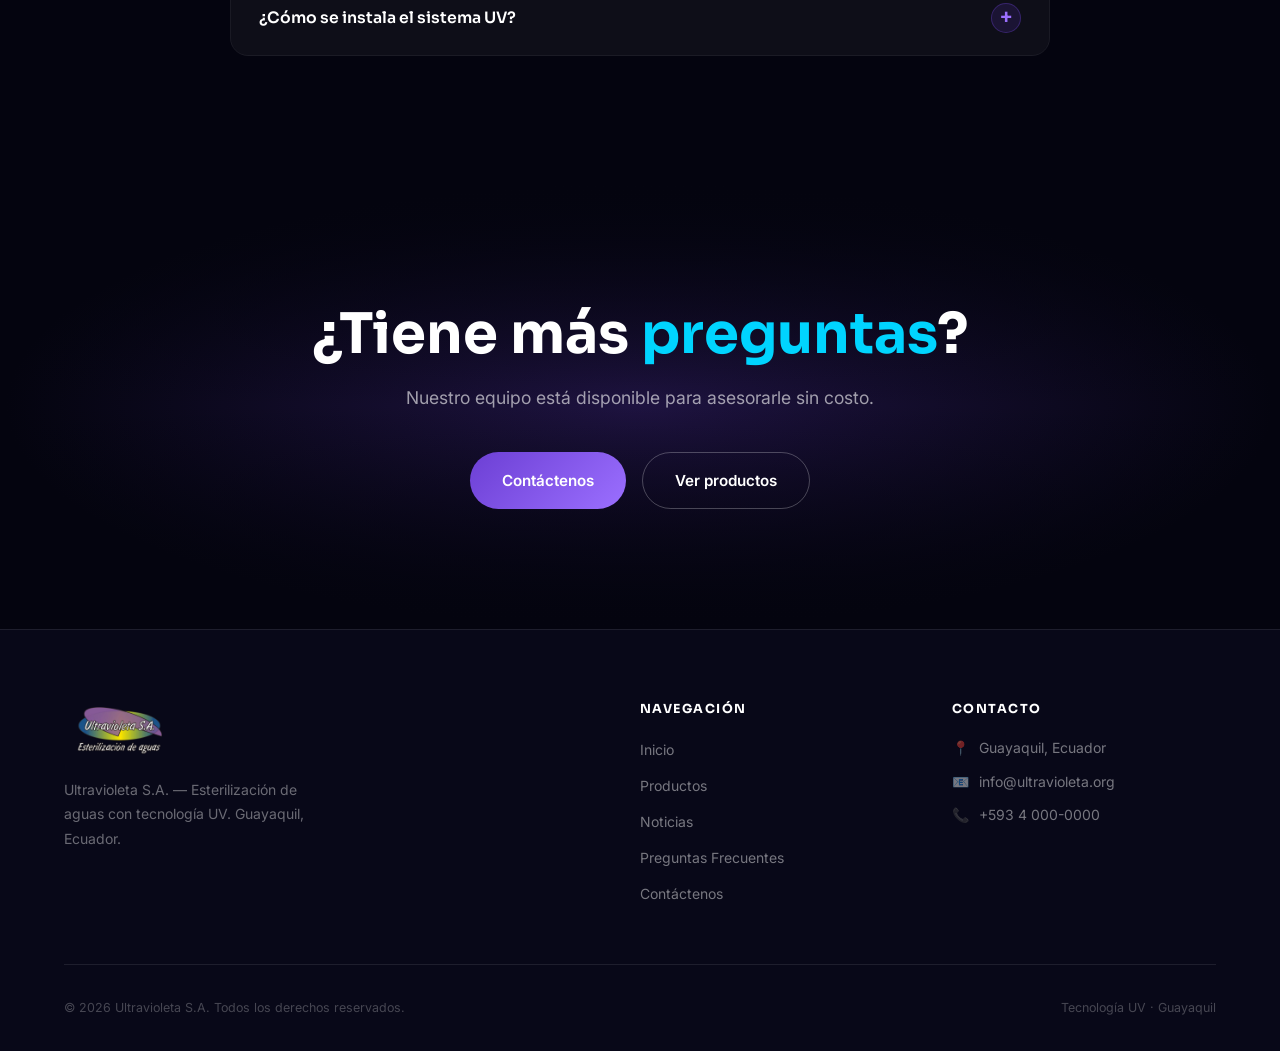
<file: preguntas-frecuentes.html>
<!DOCTYPE html>
<html lang="es">
<head>
  <meta charset="UTF-8">
  <meta name="viewport" content="width=device-width, initial-scale=1.0">
  <title>Preguntas Frecuentes — Ultravioleta S.A.</title>
  <meta name="description" content="Resuelve tus dudas sobre la tecnología UV, el esterilizador de agua, consumo, duración, precio y eficiencia. Ultravioleta S.A.">
  <link rel="preconnect" href="https://fonts.googleapis.com">
  <link rel="preconnect" href="https://fonts.gstatic.com" crossorigin>
  <link href="https://fonts.googleapis.com/css2?family=Sora:wght@300;400;600;700;800&family=Inter:wght@300;400;500;600&display=swap" rel="stylesheet">
  <link rel="stylesheet" href="css/estilos.css">
</head>
<body>

  <!-- NAVBAR -->
  <nav class="navbar" id="navbar">
    <div class="nav-inner">
      <a href="index.html" class="nav-logo">
        <img src="imagenes/logo-ultravioleta.png" alt="Ultravioleta S.A.">
      </a>
      <button class="hamburguesa" id="hamburguesa" aria-label="Abrir menú">
        <span></span><span></span><span></span>
      </button>
      <ul class="nav-links" id="nav-links">
        <li><a href="index.html">Inicio</a></li>
        <li><a href="productos.html">Productos</a></li>
        <li><a href="noticias.html">Noticias</a></li>
        <li><a href="preguntas-frecuentes.html">Preguntas Frecuentes</a></li>
        <li><a href="contacto.html" class="nav-cta">Contáctenos</a></li>
      </ul>
    </div>
  </nav>

  <!-- ENCABEZADO -->
  <header class="encabezado-pagina">
    <span class="etiqueta">Resolvemos tus dudas</span>
    <h1>Preguntas <span class="acento-uv">Frecuentes</span></h1>
    <p>Todo lo que necesitas saber sobre la tecnología UV y nuestros productos.</p>
  </header>

  <!-- PREGUNTAS FRECUENTES -->
  <section class="seccion-pad" style="background:var(--negro);">
    <div class="contenedor">

      <!-- Intro con imagen -->
      <div style="display:grid;gap:4rem;align-items:start;margin-bottom:5rem;" class="grid-faq-intro revelar">
        <div>
          <div class="lampara-marco">
            <img src="imagenes/lampara_slide.jpg" alt="Lámpara UV Ultravioleta">
            <div class="lampara-brillo"></div>
            <div class="badge-nm">253.7 nm<small>Longitud germicida</small></div>
          </div>
        </div>
        <div>
          <span class="etiqueta">¿Cómo funciona?</span>
          <h2 style="font-size:clamp(1.75rem,3vw,2.5rem);margin-bottom:1.25rem;">
            La ciencia detrás de la<br><span class="acento">esterilización UV</span>
          </h2>
          <p style="color:rgba(255,255,255,.6);line-height:1.85;margin-bottom:1rem;">
            La luz ultravioleta es invisible al ojo humano, pero sus efectos germicidas son bien conocidos.
            A los <strong>253.7 nm</strong> se produce el efecto germicida máximo: la luz UV rompe el ADN
            de bacterias, virus, hongos y algas, impidiendo su reproducción.
          </p>
          <p style="color:rgba(255,255,255,.6);line-height:1.85;">
            Al ser impactados por la luz UV, los microorganismos quedan biológicamente muertos,
            consiguiendo así la esterilización del agua <strong>sin alterar su sabor, olor ni química</strong>.
          </p>
        </div>
      </div>

      <!-- Acordeón de preguntas -->
      <div class="lista-faq">

        <div class="faq-item revelar">
          <button class="faq-pregunta">
            ¿Qué es la luz ultravioleta?
            <span class="faq-icono">+</span>
          </button>
          <div class="faq-respuesta">
            <div class="faq-respuesta-cuerpo">
              <p>
                La luz ultravioleta es invisible al ojo humano, pero sus efectos son bien conocidos desde hace
                muchos años. A los <strong>189 nm</strong> produce ozono, utilizado como desinfectante. A los
                <strong>253.7 nm</strong> se produce el efecto germicida, que ocurre por el rompimiento del ADN
                en bacterias, virus, hongos, algas, etc.
              </p>
              <p style="margin-top:.75rem;">
                El espectro UV se divide en cuatro regiones: vacío UV, UV-A (325–390 nm, poca acción germicida),
                UV-B (295–325 nm, acción germicida moderada) y <strong>UV-C (200–295 nm)</strong>, donde ocurre
                el mayor efecto germicida. La óptima acción germicida ocurre entre 250 y 270 nm.
              </p>
            </div>
          </div>
        </div>

        <div class="faq-item revelar">
          <button class="faq-pregunta">
            ¿Qué beneficios obtendrá con el esterilizador?
            <span class="faq-icono">+</span>
          </button>
          <div class="faq-respuesta">
            <div class="faq-respuesta-cuerpo">
              <p>Los beneficios del ESTERILIZADOR DE AGUA son innumerables:</p>
              <ul>
                <li>Tomar agua de cualquier llave de la casa con seguridad</li>
                <li>Lavar los platos, la ropa y bañarse con agua estéril</li>
                <li>Lavarse los dientes sin riesgo</li>
                <li>Impide el crecimiento de hongos en uniones de azulejos en baños y cocina</li>
                <li>Para aguas con gran carga bacteriana, da el toque final para desalojar el agua sin impacto ambiental</li>
              </ul>
            </div>
          </div>
        </div>

        <div class="faq-item revelar">
          <button class="faq-pregunta">
            ¿Cuánto consume de luz el esterilizador?
            <span class="faq-icono">+</span>
          </button>
          <div class="faq-respuesta">
            <div class="faq-respuesta-cuerpo">
              <p>
                El consumo de luz es mínimo: solo <strong>30 watts</strong>, lo cual es una fracción del costo
                de hervir el agua diariamente. Son aproximadamente <strong>$2 USD al mes</strong> al costo actual
                de la luz eléctrica — menos que una taza de café.
              </p>
            </div>
          </div>
        </div>

        <div class="faq-item revelar">
          <button class="faq-pregunta">
            ¿Cuánto dura el esterilizador?
            <span class="faq-icono">+</span>
          </button>
          <div class="faq-respuesta">
            <div class="faq-respuesta-cuerpo">
              <p>
                La duración garantizada del esterilizador es de <strong>8,500 horas</strong>. Luego de ese tiempo
                su efectividad va decayendo, por lo cual es recomendable cambiarlo al pasar el año de estar
                encendido continuamente: 8,500 ÷ 24 hrs = 354 días.
              </p>
              <p style="margin-top:.75rem;">
                Después de ese tiempo no se apaga, sino que va perdiendo efectividad paulatinamente. Lo importante
                es realizar el cambio a tiempo para mantener el 100% de esterilización.
              </p>
            </div>
          </div>
        </div>

        <div class="faq-item revelar">
          <button class="faq-pregunta">
            ¿Cuál es el costo del esterilizador?
            <span class="faq-icono">+</span>
          </button>
          <div class="faq-respuesta">
            <div class="faq-respuesta-cuerpo">
              <p>
                El costo del ESTERILIZADOR es de <strong>$500.00 + IVA</strong> en Guayaquil.
              </p>
              <p style="margin-top:.75rem;">
                La reposición después de un año es de solo <strong>$200</strong>, y se la realiza inmediatamente:
                nosotros cambiamos el generador de UV completamente con la base de acero inoxidable, para que el
                cliente no pierda tiempo de esterilización en la cisterna o tanque.
              </p>
            </div>
          </div>
        </div>

        <div class="faq-item revelar">
          <button class="faq-pregunta">
            ¿Cuál es la eficiencia del esterilizador?
            <span class="faq-icono">+</span>
          </button>
          <div class="faq-respuesta">
            <div class="faq-respuesta-cuerpo">
              <p>
                La eficiencia óptima es en una cisterna de hasta <strong>20 m³</strong>, con un consumo diario
                de 10 m³ — mucho más de lo que consume un hogar o negocio común.
              </p>
              <ul>
                <li>Para aguas residuales con gran carga bacteriana: 1 lámpara por cada 5 m³ de consumo</li>
                <li>Para volúmenes mayores: 2 o más equipos de esterilización</li>
                <li>Compatible con Osmosis Inversa, Destilación e Intercambio Iónico</li>
              </ul>
            </div>
          </div>
        </div>

        <div class="faq-item revelar">
          <button class="faq-pregunta">
            ¿Es compatible con otros sistemas de tratamiento de agua?
            <span class="faq-icono">+</span>
          </button>
          <div class="faq-respuesta">
            <div class="faq-respuesta-cuerpo">
              <p>
                Sí. La tecnología UV es compatible con cualquier proceso de tratamiento de agua, por ejemplo:
              </p>
              <ul>
                <li>Osmosis Inversa</li>
                <li>Destilación</li>
                <li>Intercambio Iónico</li>
                <li>Filtración por carbón activado</li>
                <li>Sistemas de cloración (como etapa final)</li>
              </ul>
              <p style="margin-top:.75rem;">
                El UV es más efectivo contra virus que el cloro y no genera subproductos tóxicos, lo que lo
                convierte en la tecnología de esterilización ideal como etapa final en cualquier sistema.
              </p>
            </div>
          </div>
        </div>

        <div class="faq-item revelar">
          <button class="faq-pregunta">
            ¿Cómo se instala el sistema UV?
            <span class="faq-icono">+</span>
          </button>
          <div class="faq-respuesta">
            <div class="faq-respuesta-cuerpo">
              <p>
                La instalación es muy sencilla. Solo requiere:
              </p>
              <ul>
                <li><strong>2 conexiones de agua</strong> (entrada y salida)</li>
                <li><strong>1 conexión de energía eléctrica</strong> (enchufe estándar)</li>
                <li>Sin partes móviles, sin mantenimiento especial</li>
              </ul>
              <p style="margin-top:.75rem;">
                El proceso es continuo y automático, sin necesidad de atención ni ajustes especiales.
                Nuestro equipo técnico puede orientarle durante la instalación sin costo adicional.
              </p>
            </div>
          </div>
        </div>

      </div>

    </div>
  </section>

  <!-- CTA -->
  <section class="seccion-cta">
    <div class="cta-fondo"></div>
    <div class="contenedor">
      <div class="revelar">
        <h2>¿Tiene más <span class="acento">preguntas</span>?</h2>
        <p>Nuestro equipo está disponible para asesorarle sin costo.</p>
        <div class="cta-btns">
          <a href="contacto.html" class="btn-primario">Contáctenos</a>
          <a href="productos.html" class="btn-secundario">Ver productos</a>
        </div>
      </div>
    </div>
  </section>

  <!-- PIE DE PÁGINA -->
  <footer class="pie-pagina">
    <div class="contenedor">
      <div class="grid-pie">
        <div class="pie-marca">
          <img src="imagenes/logo-ultravioleta.png" alt="Logo Ultravioleta S.A.">
          <p>Ultravioleta S.A. — Esterilización de aguas con tecnología UV. Guayaquil, Ecuador.</p>
        </div>
        <div class="pie-seccion">
          <h4>Navegación</h4>
          <ul>
            <li><a href="index.html">Inicio</a></li>
            <li><a href="productos.html">Productos</a></li>
            <li><a href="noticias.html">Noticias</a></li>
            <li><a href="preguntas-frecuentes.html">Preguntas Frecuentes</a></li>
            <li><a href="contacto.html">Contáctenos</a></li>
          </ul>
        </div>
        <div class="pie-seccion">
          <h4>Contacto</h4>
          <div class="dato-pie">📍 <span>Guayaquil, Ecuador</span></div>
          <div class="dato-pie">📧 <span>info@ultravioleta.org</span></div>
          <div class="dato-pie">📞 <span>+593 4 000-0000</span></div>
        </div>
      </div>
      <div class="pie-fondo">
        <p>© <span id="anio"></span> Ultravioleta S.A. Todos los derechos reservados.</p>
        <p>Tecnología UV · Guayaquil</p>
      </div>
    </div>
  </footer>

  <script src="js/principal.js"></script>
</body>
</html>
</file>
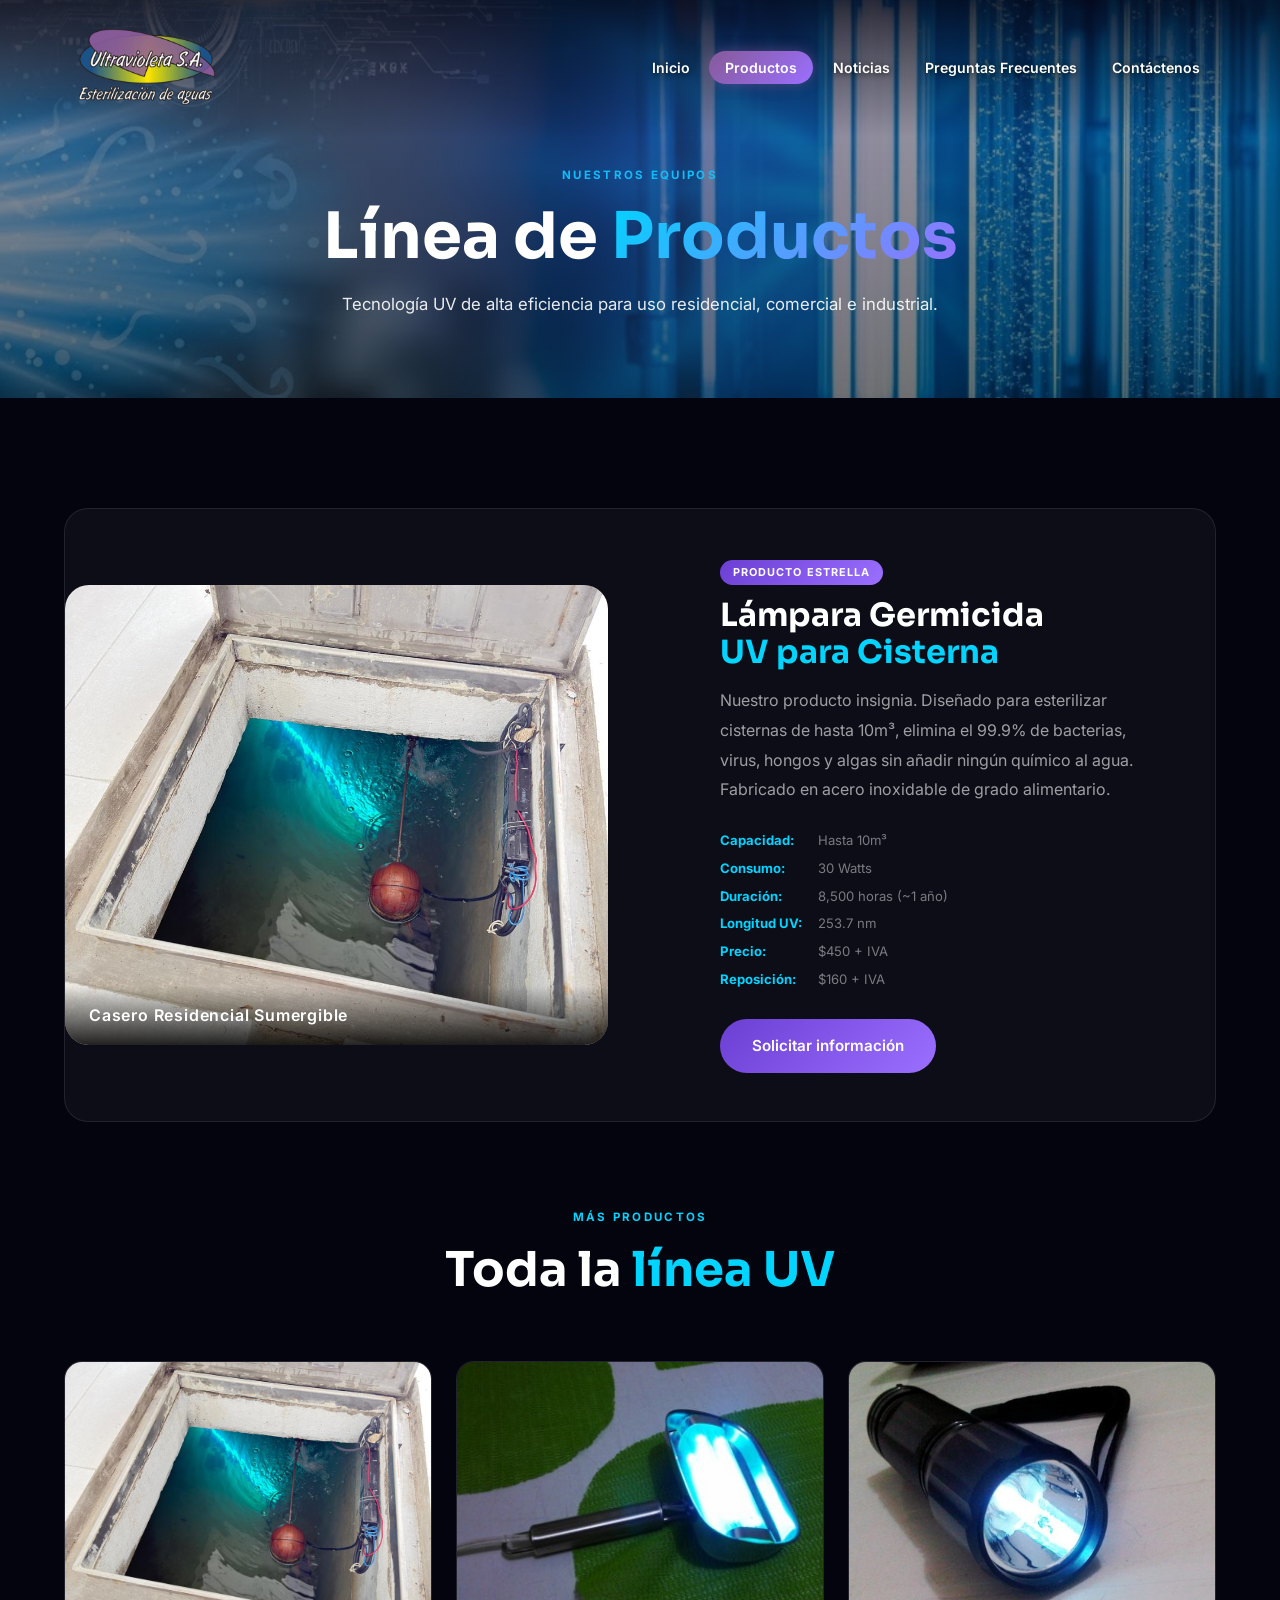
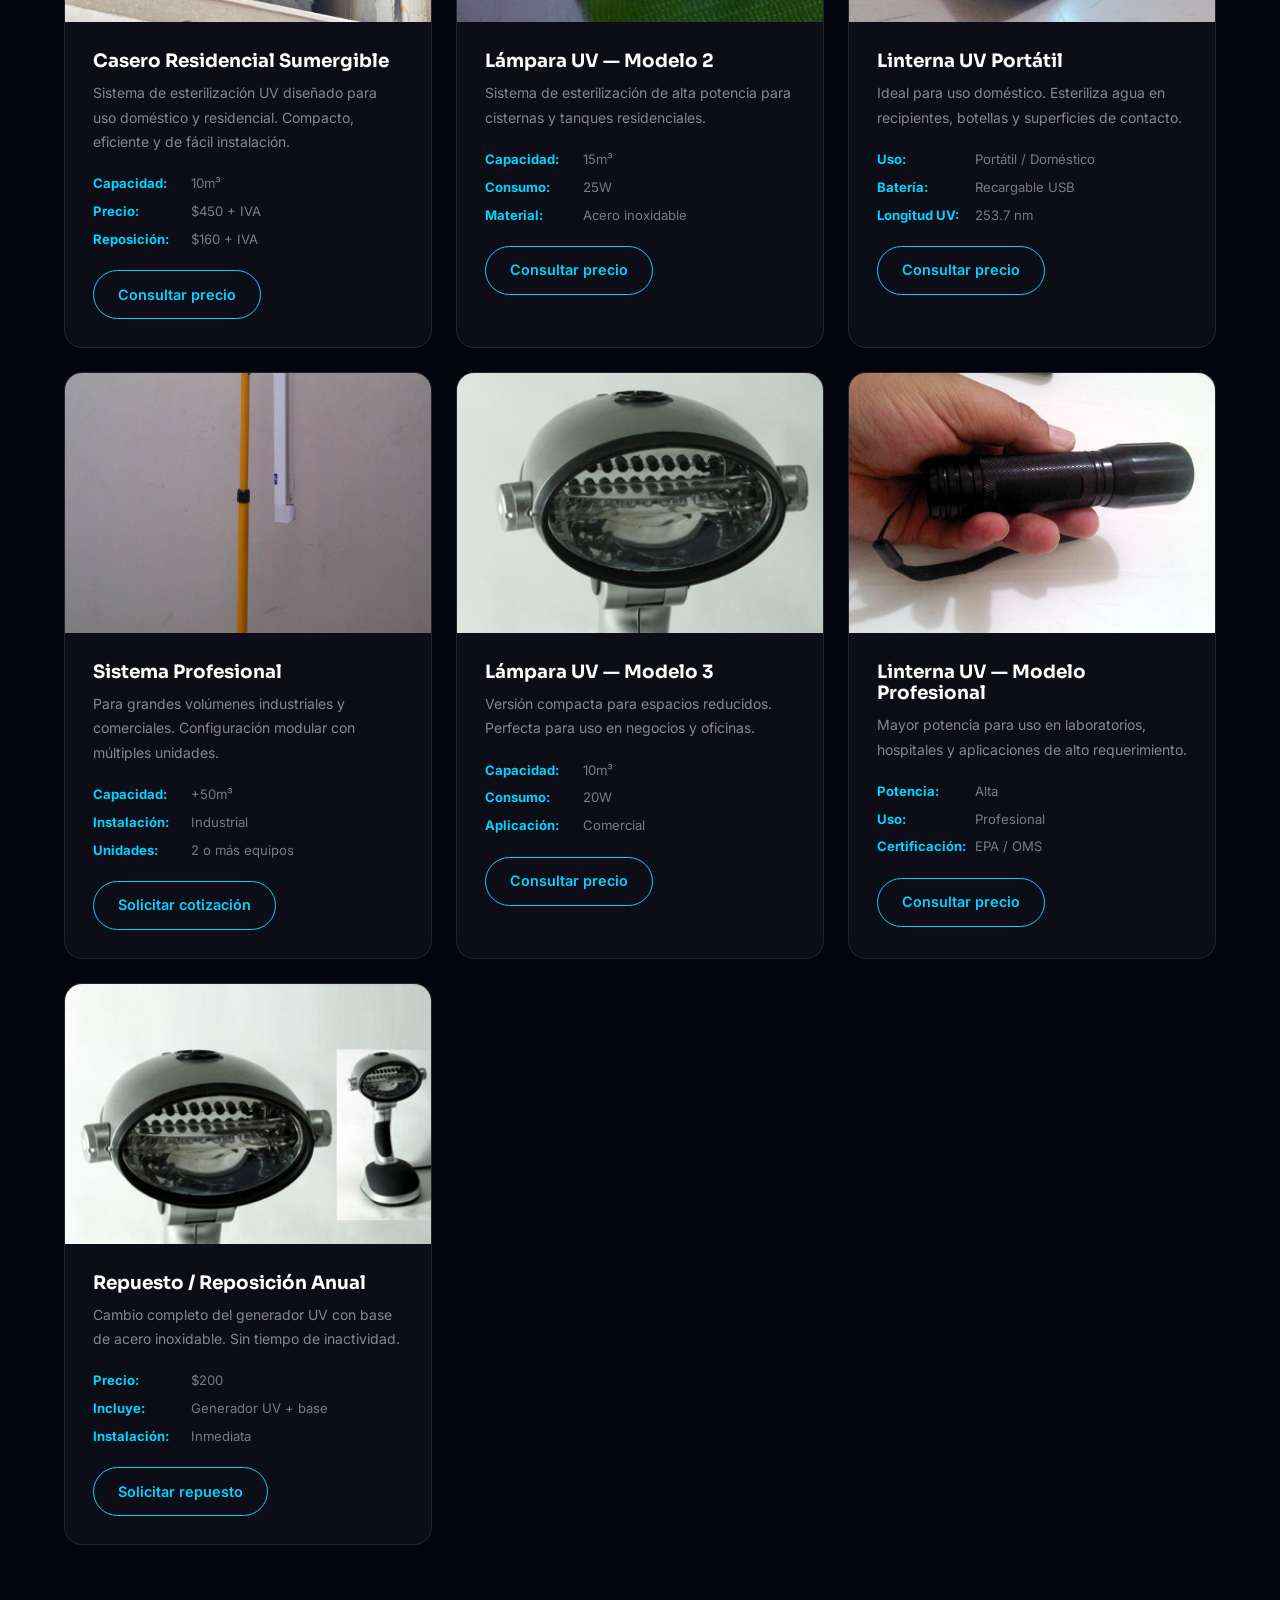
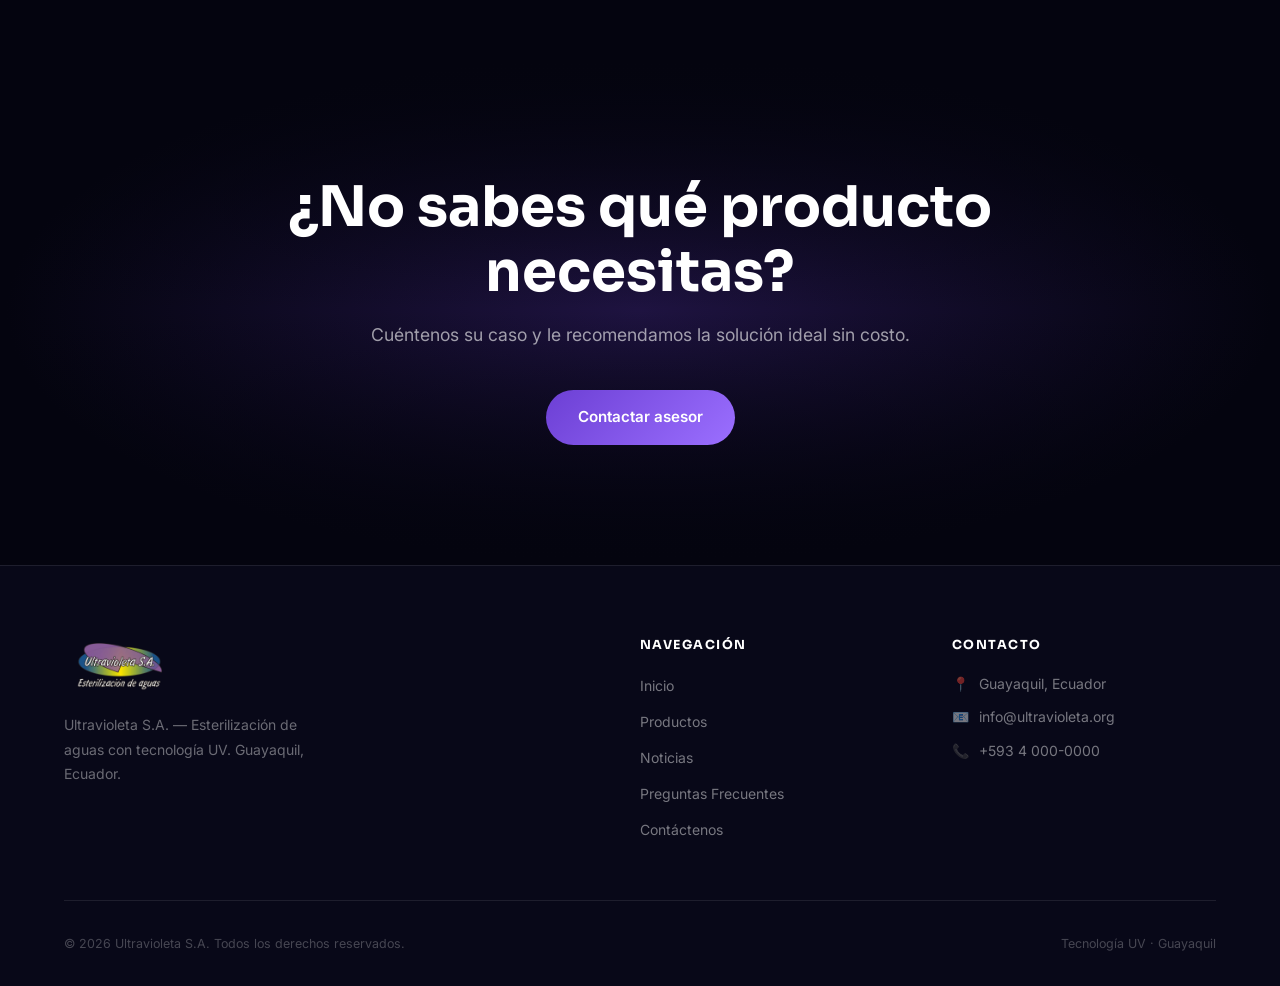
<file: productos.html>
<!DOCTYPE html>
<html lang="es">
<head>
  <meta charset="UTF-8">
  <meta name="viewport" content="width=device-width, initial-scale=1.0">
  <title>Productos — Ultravioleta S.A.</title>
  <meta name="description" content="Lámparas germicidas, linternas UV y sistemas profesionales de esterilización de agua. Ultravioleta S.A., Ecuador.">
  <link rel="preconnect" href="https://fonts.googleapis.com">
  <link rel="preconnect" href="https://fonts.gstatic.com" crossorigin>
  <link href="https://fonts.googleapis.com/css2?family=Sora:wght@300;400;600;700;800&family=Inter:wght@300;400;500;600&display=swap" rel="stylesheet">
  <link rel="stylesheet" href="css/estilos.css">
</head>
<body>

  <!-- NAVBAR -->
  <nav class="navbar" id="navbar">
    <div class="nav-inner">
      <a href="index.html" class="nav-logo">
        <img src="imagenes/logo-ultravioleta.png" alt="Ultravioleta S.A.">
      </a>
      <button class="hamburguesa" id="hamburguesa" aria-label="Abrir menú">
        <span></span><span></span><span></span>
      </button>
      <ul class="nav-links" id="nav-links">
        <li><a href="index.html">Inicio</a></li>
        <li><a href="productos.html">Productos</a></li>
        <li><a href="noticias.html">Noticias</a></li>
        <li><a href="preguntas-frecuentes.html">Preguntas Frecuentes</a></li>
        <li><a href="contacto.html" class="nav-cta">Contáctenos</a></li>
      </ul>
    </div>
  </nav>

  <!-- ENCABEZADO -->
  <header class="encabezado-pagina" style="background:linear-gradient(180deg,rgba(10,0,30,.35) 0%,rgba(0,0,0,.55) 100%),url('imagenes/Baner Productos.jpg') center/cover no-repeat;">
    <span class="etiqueta">Nuestros equipos</span>
    <h1>Línea de <span class="acento-uv">Productos</span></h1>
    <p>Tecnología UV de alta eficiencia para uso residencial, comercial e industrial.</p>
  </header>

  <!-- PRODUCTOS -->
  <section class="seccion-pad" style="background:var(--negro);">
    <div class="contenedor">

      <!-- Producto destacado: Lámpara Germicida -->
      <div style="display:grid;gap:4rem;align-items:center;margin-bottom:5rem;background:var(--vidrio);border:1px solid var(--borde);border-radius:24px;overflow:hidden;" class="grid-prod-destacado">
        <div style="overflow:hidden;position:relative;border-radius:24px;" class="prod-foto-destacada">
          <img src="imagenes/Sumergible%20Casero%20Residencial.jpg" alt="Casero Residencial Sumergible" style="width:100%;height:100%;object-fit:cover;transition:transform .5s ease;">
          <div style="position:absolute;bottom:0;left:0;right:0;padding:1rem 1.5rem;background:linear-gradient(transparent,rgba(0,0,0,.85));">
            <span style="color:#fff;font-size:1rem;font-weight:600;letter-spacing:.05em;">Casero Residencial Sumergible</span>
          </div>
        </div>
        <div style="padding:3rem;" class="revelar-der">
          <span class="prod-tag">Producto Estrella</span>
          <h2 style="font-size:2rem;margin-bottom:1rem;">Lámpara Germicida<br><span class="acento">UV para Cisterna</span></h2>
          <p style="color:rgba(255,255,255,.6);line-height:1.85;margin-bottom:1.5rem;">
            Nuestro producto insignia. Diseñado para esterilizar cisternas de hasta 10m³,
            elimina el 99.9% de bacterias, virus, hongos y algas sin añadir ningún químico
            al agua. Fabricado en acero inoxidable de grado alimentario.
          </p>
          <div class="especificaciones">
            <div class="espec-item"><strong>Capacidad:</strong> Hasta 10m³</div>
            <div class="espec-item"><strong>Consumo:</strong> 30 Watts</div>
            <div class="espec-item"><strong>Duración:</strong> 8,500 horas (~1 año)</div>
            <div class="espec-item"><strong>Longitud UV:</strong> 253.7 nm</div>
            <div class="espec-item"><strong>Precio:</strong> $450 + IVA</div>
            <div class="espec-item"><strong>Reposición:</strong> $160 + IVA</div>
          </div>
          <a href="contacto.html" class="btn-primario" style="margin-top:.5rem;">Solicitar información</a>
        </div>
      </div>

      <!-- Grid de más productos -->
      <div class="cabecera-seccion revelar">
        <span class="etiqueta">Más productos</span>
        <h2>Toda la <span class="acento">línea UV</span></h2>
      </div>

      <div class="grid-prod-completo">

        <div class="tarjeta-prod-full revelar">
          <div class="prod-foto">
            <img src="imagenes/Sumergible%20Casero%20Residencial.jpg" alt="Casero Residencial Sumergible">
          </div>
          <div class="prod-detalle">
            <h3>Casero Residencial Sumergible</h3>
            <p>Sistema de esterilización UV diseñado para uso doméstico y residencial. Compacto, eficiente y de fácil instalación.</p>
            <div class="especificaciones">
              <div class="espec-item"><strong>Capacidad:</strong> 10m³</div>
              <div class="espec-item"><strong>Precio:</strong> $450 + IVA</div>
              <div class="espec-item"><strong>Reposición:</strong> $160 + IVA</div>
            </div>
            <a href="contacto.html" class="btn-contorno">Consultar precio</a>
          </div>
        </div>

        <div class="tarjeta-prod-full revelar">
          <div class="prod-foto">
            <img src="imagenes/Lampara2.jpg" alt="Lámpara UV 2">
          </div>
          <div class="prod-detalle">
            <h3>Lámpara UV — Modelo 2</h3>
            <p>Sistema de esterilización de alta potencia para cisternas y tanques residenciales.</p>
            <div class="especificaciones">
              <div class="espec-item"><strong>Capacidad:</strong> 15m³</div>
              <div class="espec-item"><strong>Consumo:</strong> 25W</div>
              <div class="espec-item"><strong>Material:</strong> Acero inoxidable</div>
            </div>
            <a href="contacto.html" class="btn-contorno">Consultar precio</a>
          </div>
        </div>

        <div class="tarjeta-prod-full revelar">
          <div class="prod-foto">
            <img src="imagenes/linterna1.jpg" alt="Linterna UV">
          </div>
          <div class="prod-detalle">
            <h3>Linterna UV Portátil</h3>
            <p>Ideal para uso doméstico. Esteriliza agua en recipientes, botellas y superficies de contacto.</p>
            <div class="especificaciones">
              <div class="espec-item"><strong>Uso:</strong> Portátil / Doméstico</div>
              <div class="espec-item"><strong>Batería:</strong> Recargable USB</div>
              <div class="espec-item"><strong>Longitud UV:</strong> 253.7 nm</div>
            </div>
            <a href="contacto.html" class="btn-contorno">Consultar precio</a>
          </div>
        </div>

        <div class="tarjeta-prod-full revelar">
          <div class="prod-foto">
            <img src="imagenes/nuevo-3.jpg" alt="Sistema UV Profesional">
          </div>
          <div class="prod-detalle">
            <h3>Sistema Profesional</h3>
            <p>Para grandes volúmenes industriales y comerciales. Configuración modular con múltiples unidades.</p>
            <div class="especificaciones">
              <div class="espec-item"><strong>Capacidad:</strong> +50m³</div>
              <div class="espec-item"><strong>Instalación:</strong> Industrial</div>
              <div class="espec-item"><strong>Unidades:</strong> 2 o más equipos</div>
            </div>
            <a href="contacto.html" class="btn-contorno">Solicitar cotización</a>
          </div>
        </div>

        <div class="tarjeta-prod-full revelar">
          <div class="prod-foto">
            <img src="imagenes/Lampara3.jpg" alt="Lámpara UV 3">
          </div>
          <div class="prod-detalle">
            <h3>Lámpara UV — Modelo 3</h3>
            <p>Versión compacta para espacios reducidos. Perfecta para uso en negocios y oficinas.</p>
            <div class="especificaciones">
              <div class="espec-item"><strong>Capacidad:</strong> 10m³</div>
              <div class="espec-item"><strong>Consumo:</strong> 20W</div>
              <div class="espec-item"><strong>Aplicación:</strong> Comercial</div>
            </div>
            <a href="contacto.html" class="btn-contorno">Consultar precio</a>
          </div>
        </div>

        <div class="tarjeta-prod-full revelar">
          <div class="prod-foto">
            <img src="imagenes/linterna2.jpg" alt="Linterna UV 2">
          </div>
          <div class="prod-detalle">
            <h3>Linterna UV — Modelo Profesional</h3>
            <p>Mayor potencia para uso en laboratorios, hospitales y aplicaciones de alto requerimiento.</p>
            <div class="especificaciones">
              <div class="espec-item"><strong>Potencia:</strong> Alta</div>
              <div class="espec-item"><strong>Uso:</strong> Profesional</div>
              <div class="espec-item"><strong>Certificación:</strong> EPA / OMS</div>
            </div>
            <a href="contacto.html" class="btn-contorno">Consultar precio</a>
          </div>
        </div>

        <div class="tarjeta-prod-full revelar">
          <div class="prod-foto">
            <img src="imagenes/Lampara4.jpg" alt="Repuesto UV">
          </div>
          <div class="prod-detalle">
            <h3>Repuesto / Reposición Anual</h3>
            <p>Cambio completo del generador UV con base de acero inoxidable. Sin tiempo de inactividad.</p>
            <div class="especificaciones">
              <div class="espec-item"><strong>Precio:</strong> $200</div>
              <div class="espec-item"><strong>Incluye:</strong> Generador UV + base</div>
              <div class="espec-item"><strong>Instalación:</strong> Inmediata</div>
            </div>
            <a href="contacto.html" class="btn-contorno">Solicitar repuesto</a>
          </div>
        </div>

      </div>
    </div>
  </section>

  <!-- CTA -->
  <section class="seccion-cta">
    <div class="cta-fondo"></div>
    <div class="contenedor">
      <div class="revelar">
        <h2>¿No sabes qué producto<br>necesitas?</h2>
        <p>Cuéntenos su caso y le recomendamos la solución ideal sin costo.</p>
        <div class="cta-btns">
          <a href="contacto.html" class="btn-primario">Contactar asesor</a>
        </div>
      </div>
    </div>
  </section>

  <!-- PIE DE PÁGINA -->
  <footer class="pie-pagina">
    <div class="contenedor">
      <div class="grid-pie">
        <div class="pie-marca">
          <img src="imagenes/logo-ultravioleta.png" alt="Logo Ultravioleta S.A.">
          <p>Ultravioleta S.A. — Esterilización de aguas con tecnología UV. Guayaquil, Ecuador.</p>
        </div>
        <div class="pie-seccion">
          <h4>Navegación</h4>
          <ul>
            <li><a href="index.html">Inicio</a></li>
            <li><a href="productos.html">Productos</a></li>
            <li><a href="noticias.html">Noticias</a></li>
            <li><a href="preguntas-frecuentes.html">Preguntas Frecuentes</a></li>
            <li><a href="contacto.html">Contáctenos</a></li>
          </ul>
        </div>
        <div class="pie-seccion">
          <h4>Contacto</h4>
          <div class="dato-pie">📍 <span>Guayaquil, Ecuador</span></div>
          <div class="dato-pie">📧 <span>info@ultravioleta.org</span></div>
          <div class="dato-pie">📞 <span>+593 4 000-0000</span></div>
        </div>
      </div>
      <div class="pie-fondo">
        <p>© <span id="anio"></span> Ultravioleta S.A. Todos los derechos reservados.</p>
        <p>Tecnología UV · Guayaquil</p>
      </div>
    </div>
  </footer>

  <script src="js/principal.js"></script>
</body>
</html>
</file>
<file: css/estilos.css>
/* ============================================
   ULTRAVIOLETA S.A. — ESTILOS PRINCIPALES
   ============================================ */

@import url('https://fonts.googleapis.com/css2?family=Sora:wght@300;400;600;700;800&family=Inter:wght@300;400;500;600&display=swap');

:root {
  --negro:       #04040f;
  --oscuro:      #080818;
  --uv:          #6C3FD4;
  --uv-claro:    #9B6FFF;
  --cian:        #00D4FF;
  --cian-suave:  rgba(0,212,255,0.15);
  --blanco:      #ffffff;
  --texto:       rgba(255,255,255,0.65);
  --vidrio:      rgba(255,255,255,0.04);
  --vidrio-2:    rgba(255,255,255,0.08);
  --borde:       rgba(255,255,255,0.09);
  --borde-2:     rgba(255,255,255,0.15);
  --radio:       18px;
  --t:           0.35s cubic-bezier(0.4,0,0.2,1);
}

*,*::before,*::after { box-sizing:border-box; margin:0; padding:0; }
html { scroll-behavior:smooth; }
body {
  font-family:'Inter',system-ui,sans-serif;
  background:var(--negro);
  color:var(--texto);
  overflow-x:hidden;
  line-height:1.7;
}
img { max-width:100%; height:auto; display:block; }
a { text-decoration:none; color:inherit; }
ul { list-style:none; }
button { font-family:inherit; }

h1,h2,h3,h4 {
  font-family:'Sora',sans-serif;
  color:var(--blanco);
  line-height:1.15;
}

/* ── Utilidades ── */
.contenedor { width:90%; max-width:1200px; margin:0 auto; }
.seccion-pad { padding:110px 0; }
.texto-centro { text-align:center; }

.etiqueta {
  display:inline-block;
  font-size:.72rem; font-weight:700;
  letter-spacing:.2em; text-transform:uppercase;
  color:var(--cian);
  margin-bottom:.9rem;
}

.acento { color:var(--cian); }
.acento-uv {
  background:linear-gradient(135deg,var(--cian),var(--uv-claro));
  -webkit-background-clip:text; -webkit-text-fill-color:transparent;
  background-clip:text;
}

/* ── Botones ── */
.btn-primario {
  display:inline-flex; align-items:center; gap:.5rem;
  background:linear-gradient(135deg,var(--uv),var(--uv-claro));
  color:#fff; padding:.9rem 2rem; border-radius:50px;
  font-weight:600; font-size:.95rem;
  transition:var(--t); border:none; cursor:pointer;
  box-shadow:0 4px 20px rgba(108,63,212,0);
}
.btn-primario:hover {
  transform:translateY(-2px);
  box-shadow:0 8px 32px rgba(108,63,212,.5);
}
.btn-secundario {
  display:inline-flex; align-items:center; gap:.5rem;
  background:transparent; color:var(--blanco);
  padding:.9rem 2rem; border-radius:50px;
  font-weight:600; font-size:.95rem;
  transition:var(--t);
  border:1.5px solid rgba(255,255,255,.25);
}
.btn-secundario:hover { border-color:var(--cian); color:var(--cian); transform:translateY(-2px); }
.btn-contorno {
  display:inline-flex; align-items:center; gap:.5rem;
  color:var(--cian); padding:.7rem 1.5rem; border-radius:50px;
  font-weight:600; font-size:.9rem;
  transition:var(--t); border:1.5px solid var(--cian);
}
.btn-contorno:hover { background:var(--cian); color:var(--negro); }

/* ══════════════════════════════
   NAVBAR
══════════════════════════════ */
.navbar {
  position:fixed; top:0; left:0; right:0; z-index:999;
  padding:1.5rem 0; transition:transform .4s ease, opacity .4s ease;
  background:linear-gradient(to bottom, rgba(4,4,15,.75) 0%, transparent 100%);
  transform:translateY(0); opacity:1;
}
.navbar.oculto {
  transform:translateY(-100%);
  opacity:0;
}
.nav-inner {
  display:flex; align-items:center; justify-content:space-between;
  width:90%; max-width:1200px; margin:0 auto;
}
.nav-logo img { height:88px; width:auto; transition:var(--t); border-radius:8px; padding:5px 12px; }
.nav-logo:hover img { opacity:.85; }

.nav-links { display:flex; align-items:center; gap:.2rem; }
.nav-links li a {
  position:relative;
  padding:.5rem 1rem; border-radius:50px;
  font-size:.88rem; font-weight:600;
  color:#fff;
  text-shadow:0 1px 6px rgba(0,0,0,.8);
  transition:transform .25s ease, background .25s ease, box-shadow .25s ease;
}
.nav-links li a::after {
  content:''; position:absolute; bottom:4px; left:50%; right:50%;
  height:2px; border-radius:2px;
  background:linear-gradient(90deg,var(--cian),var(--uv-claro));
  transition:left .25s ease, right .25s ease;
}
.nav-links li a:hover {
  transform:translateY(-2px);
  background:rgba(255,255,255,.1);
}
.nav-links li a:hover::after {
  left:18%; right:18%;
}
.nav-links li a.activo {
  background:linear-gradient(135deg,#865a97,var(--uv-claro));
  box-shadow:0 0 14px rgba(134,90,151,.55);
  color:#fff;
  text-shadow:none;
}
.nav-links li a.activo::after { display:none; }
.nav-cta { transition:var(--t) !important; }
.nav-cta:hover { transform:translateY(-2px); }
.nav-cta.activo {
  background:linear-gradient(135deg,var(--uv),var(--uv-claro)) !important;
  color:#fff !important;
  box-shadow:0 6px 24px rgba(108,63,212,.5) !important;
  text-shadow:none;
}

.hamburguesa {
  display:none; flex-direction:column; gap:5px;
  background:none; border:none; cursor:pointer; padding:.5rem;
}
.hamburguesa span {
  display:block; width:24px; height:2px;
  background:var(--blanco); border-radius:2px; transition:var(--t);
}
.hamburguesa.abierto span:nth-child(1) { transform:rotate(45deg) translate(5px,5px); }
.hamburguesa.abierto span:nth-child(2) { opacity:0; width:0; }
.hamburguesa.abierto span:nth-child(3) { transform:rotate(-45deg) translate(5px,-5px); }

/* ══════════════════════════════
   HERO
══════════════════════════════ */
.hero {
  position:relative; height:100vh; min-height:700px;
  display:flex; align-items:center; overflow:hidden;
}

/* Video / imagen fondo con Ken Burns */
.hero-fondo {
  position:absolute; inset:0; z-index:0; overflow:hidden;
}
.hero-fondo img {
  width:100%; height:100%; object-fit:cover;
  animation:ken-burns 20s ease-in-out infinite alternate;
  transform-origin:center center;
}
@keyframes ken-burns {
  0%   { transform:scale(1) translate(0,0); }
  100% { transform:scale(1.12) translate(-2%,-2%); }
}

/* Video (si existe) */
.hero-video {
  position:absolute; inset:0; z-index:1;
  width:100%; height:100%; object-fit:cover;
}

.hero-overlay {
  position:absolute; inset:0; z-index:2;
  background:linear-gradient(
    135deg,
    rgba(4,4,15,.92) 0%,
    rgba(108,63,212,.35) 50%,
    rgba(4,4,15,.95) 100%
  );
}

/* Rayos UV animados */
.rayos-uv {
  position:absolute; inset:0; z-index:3;
  overflow:hidden; pointer-events:none;
}
.rayo {
  position:absolute; bottom:0; border-radius:50px;
  animation:rayo-pulso linear infinite;
}
.rayo:nth-child(1){ left:12%;  width:1px; height:65%; background:linear-gradient(to top,transparent,rgba(0,212,255,.25),transparent); animation-duration:5s; animation-delay:0s; }
.rayo:nth-child(2){ left:27%;  width:2px; height:80%; background:linear-gradient(to top,transparent,rgba(155,111,255,.2),transparent); animation-duration:6s; animation-delay:1s; }
.rayo:nth-child(3){ left:43%;  width:1px; height:55%; background:linear-gradient(to top,transparent,rgba(0,212,255,.2),transparent); animation-duration:4.5s; animation-delay:2s; }
.rayo:nth-child(4){ left:62%;  width:2px; height:75%; background:linear-gradient(to top,transparent,rgba(155,111,255,.25),transparent); animation-duration:5.5s; animation-delay:.5s; }
.rayo:nth-child(5){ left:78%;  width:1px; height:60%; background:linear-gradient(to top,transparent,rgba(0,212,255,.2),transparent); animation-duration:6.5s; animation-delay:1.5s; }
.rayo:nth-child(6){ left:90%;  width:1px; height:70%; background:linear-gradient(to top,transparent,rgba(155,111,255,.15),transparent); animation-duration:5s; animation-delay:3s; }

@keyframes rayo-pulso {
  0%,100% { opacity:0; transform:scaleY(.4); }
  50%     { opacity:1; transform:scaleY(1); }
}

/* Círculo glow UV */
.hero-glow {
  position:absolute; z-index:3;
  width:700px; height:700px;
  border-radius:50%;
  background:radial-gradient(circle,rgba(108,63,212,.18),transparent 70%);
  top:50%; right:-10%;
  transform:translateY(-50%);
  animation:glow-pulso 6s ease-in-out infinite;
  pointer-events:none;
}
@keyframes glow-pulso {
  0%,100% { opacity:.6; transform:translateY(-50%) scale(1); }
  50%     { opacity:1;  transform:translateY(-50%) scale(1.1); }
}

.hero-contenido {
  position:relative; z-index:4;
  width:90%; max-width:1200px; margin:0 auto;
  padding-top:80px;
}
.hero-etiqueta {
  display:inline-flex; align-items:center; gap:.5rem;
  background:rgba(0,212,255,.08);
  border:1px solid rgba(0,212,255,.25);
  color:var(--cian); font-size:.75rem; font-weight:700;
  letter-spacing:.18em; text-transform:uppercase;
  padding:.4rem 1.1rem; border-radius:50px;
  margin-bottom:1.5rem;
}
.hero-titulo {
  font-family:'Sora',sans-serif;
  font-size:clamp(2rem,5vw,4.5rem);
  font-weight:800; color:var(--blanco);
  line-height:.95; margin-bottom:1.5rem;
  letter-spacing:-.02em;
}
.hero-titulo span { display:block; }
.hero-titulo .linea-2 {
  background:linear-gradient(135deg,var(--cian),var(--uv-claro));
  -webkit-background-clip:text; -webkit-text-fill-color:transparent;
  background-clip:text;
}
.hero-titulo .linea-3 {
  font-size:clamp(1rem,2.5vw,2rem);
  font-weight:300; letter-spacing:.15em;
  -webkit-text-fill-color:rgba(255,255,255,.6);
  color:rgba(255,255,255,.6);
  margin-top:.5rem;
}
.hero-sub {
  font-size:clamp(.95rem,1.8vw,1.15rem);
  color:rgba(255,255,255,.92);
  max-width:520px; margin-bottom:2.5rem; line-height:1.8;
  text-shadow:0 2px 8px rgba(0,0,0,.8);
}
.hero-btns { display:flex; gap:1rem; flex-wrap:wrap; }

/* Scroll indicator */
.indicador-scroll {
  position:absolute; bottom:2.5rem; left:50%;
  transform:translateX(-50%); z-index:4;
  display:flex; flex-direction:column; align-items:center; gap:.6rem;
  color:rgba(255,255,255,.35); font-size:.65rem;
  letter-spacing:.18em; text-transform:uppercase;
}
.linea-scroll {
  width:1px; height:56px;
  background:linear-gradient(to bottom,rgba(0,212,255,.7),transparent);
  animation:scroll-animar 2.2s ease-in-out infinite;
}
@keyframes scroll-animar {
  0%   { transform:scaleY(0); transform-origin:top; opacity:0; }
  40%  { transform:scaleY(1); transform-origin:top; opacity:1; }
  60%  { transform:scaleY(1); transform-origin:bottom; opacity:1; }
  100% { transform:scaleY(0); transform-origin:bottom; opacity:0; }
}

/* ══════════════════════════════
   BARRA DE ESTADÍSTICAS
══════════════════════════════ */
.barra-stats {
  background:linear-gradient(90deg,rgba(108,63,212,.12),rgba(0,212,255,.06),rgba(108,63,212,.12));
  border-top:1px solid var(--borde); border-bottom:1px solid var(--borde);
  padding:2.5rem 0;
}
.stats-grid {
  display:grid; grid-template-columns:repeat(4,1fr);
  width:90%; max-width:1200px; margin:0 auto;
}
.stat-item {
  display:flex; flex-direction:column; align-items:center;
  text-align:center; padding:1.25rem;
  border-right:1px solid var(--borde);
}
.stat-item:last-child { border-right:none; }
.stat-num {
  font-family:'Sora',sans-serif; font-size:2.5rem; font-weight:800;
  background:linear-gradient(135deg,var(--cian),var(--uv-claro));
  -webkit-background-clip:text; -webkit-text-fill-color:transparent;
  background-clip:text; line-height:1; margin-bottom:.4rem;
}
.stat-etiqueta { font-size:.75rem; text-transform:uppercase; letter-spacing:.1em; color:rgba(255,255,255,.4); }

/* ══════════════════════════════
   QUÉ ES UV
══════════════════════════════ */
.sobre-uv { background:var(--negro); }
.grid-sobre {
  display:grid; grid-template-columns:1fr 1fr;
  gap:5rem; align-items:center;
}
.sobre-texto-full { width:100%; margin-bottom:3rem; }
.sobre-texto-full h2 { font-size:clamp(2rem,4vw,3rem); margin-bottom:1.5rem; }
.sobre-texto-full p { color:rgba(255,255,255,.6); margin-bottom:1.1rem; line-height:1.85; }
.foto-full { width:100%; display:flex; justify-content:center; margin-top:2rem; }
.foto-card { position:relative; width:750px; max-width:100%; border-radius:16px; overflow:hidden; box-shadow:0 8px 32px rgba(0,0,0,.5); }
.foto-card img { width:100%; display:block; }
.foto-card .foto-overlay { position:absolute; bottom:0; left:0; right:0; padding:1rem 1.5rem; background:linear-gradient(transparent, rgba(0,0,0,.75)); }
.foto-card .foto-overlay span { color:#fff; font-size:1rem; font-weight:600; letter-spacing:.05em; }
.sobre-texto h2 { font-size:clamp(2rem,4vw,3rem); margin-bottom:1.5rem; }
.sobre-texto p { color:rgba(255,255,255,.6); margin-bottom:1.1rem; line-height:1.85; }
.sobre-texto .btn-contorno { margin-top:.5rem; }

/* Showcase lámpara */
.visual-lampara { position:relative; display:flex; justify-content:center; }
.lampara-marco {
  position:relative; border-radius:24px; overflow:hidden;
  box-shadow:0 0 80px rgba(108,63,212,.25), 0 0 30px rgba(0,212,255,.1);
}
.lampara-marco img {
  width:100%; max-width:460px;
  border-radius:24px; display:block;
  transition:transform .5s ease;
}
.lampara-marco:hover img { transform:scale(1.03); }
.lampara-brillo {
  position:absolute; inset:0;
  background:radial-gradient(circle at 50% 40%,rgba(0,212,255,.1),transparent 65%);
  animation:brillo 4s ease-in-out infinite;
  pointer-events:none;
}
@keyframes brillo { 0%,100%{opacity:.5} 50%{opacity:1} }
.badge-nm {
  position:absolute; bottom:1.5rem; right:1.5rem;
  background:rgba(4,4,15,.88); backdrop-filter:blur(12px);
  border:1px solid var(--borde-2); color:var(--cian);
  font-family:'Sora',sans-serif; font-size:1.15rem; font-weight:800;
  padding:.8rem 1.25rem; border-radius:14px; text-align:center; line-height:1.3;
}
.badge-nm small {
  display:block; font-family:'Inter',sans-serif;
  font-size:.68rem; font-weight:400; color:rgba(255,255,255,.45);
}

/* ══════════════════════════════
   VENTAJAS
══════════════════════════════ */
.ventajas { background:linear-gradient(180deg,var(--negro),var(--oscuro)); }
.cabecera-seccion { text-align:center; margin-bottom:4rem; }
.cabecera-seccion h2 { font-size:clamp(2rem,4vw,3rem); }
.cabecera-seccion p { color:rgba(255,255,255,.55); margin-top:.75rem; font-size:1rem; max-width:550px; margin-left:auto; margin-right:auto; }

.grid-ventajas { display:grid; grid-template-columns:repeat(3,1fr); gap:1.25rem; }
.tarjeta-v {
  position:relative; overflow:hidden;
  background:var(--vidrio); border:1px solid var(--borde);
  border-radius:var(--radio); padding:2rem;
  transition:var(--t);
}
.tarjeta-v::before {
  content:''; position:absolute; inset:0;
  background:linear-gradient(135deg,rgba(108,63,212,.08),transparent);
  opacity:0; transition:var(--t);
}
.tarjeta-v:hover { transform:translateY(-6px); border-color:rgba(108,63,212,.4); }
.tarjeta-v:hover::before { opacity:1; }
.v-icono { font-size:2rem; margin-bottom:1.1rem; color:#865a97; }
.tarjeta-v h3 { font-size:1.05rem; margin-bottom:.6rem; }
.tarjeta-v p { color:rgba(255,255,255,.5); font-size:.875rem; line-height:1.75; }

/* ══════════════════════════════
   APLICACIONES
══════════════════════════════ */
.aplicaciones { position:relative; overflow:hidden; }
.aplic-fondo { position:absolute; inset:0; z-index:0; }
.aplic-fondo img { width:100%; height:100%; object-fit:cover; }
.aplic-fondo::after {
  content:''; position:absolute; inset:0;
  background:rgba(4,4,15,.87);
}
.aplicaciones .contenedor { position:relative; z-index:1; }
.aplicaciones .cabecera-seccion { text-align:left; }
.tags-aplic { display:flex; flex-wrap:wrap; gap:.75rem; margin-top:2.5rem; }
.tags-aplic span {
  background:rgba(255,255,255,.05); border:1px solid rgba(255,255,255,.1);
  color:rgba(255,255,255,.7); padding:.5rem 1.2rem; border-radius:50px;
  font-size:.875rem; transition:var(--t); cursor:default;
}
.tags-aplic span:hover {
  background:rgba(108,63,212,.2); border-color:var(--uv-claro);
  color:var(--blanco);
}

/* ══════════════════════════════
   PRODUCTOS PREVIEW
══════════════════════════════ */
.productos-preview { background:var(--negro); }
.grid-productos { display:grid; grid-template-columns:repeat(3,1fr); gap:1.5rem; }
.tarjeta-prod {
  display:block; background:var(--vidrio); border:1px solid var(--borde);
  border-radius:var(--radio); overflow:hidden; transition:var(--t);
}
.tarjeta-prod:hover {
  transform:translateY(-8px); border-color:rgba(108,63,212,.45);
  box-shadow:0 24px 60px rgba(0,0,0,.4);
}
.prod-imagen { height:230px; overflow:hidden; }
.prod-imagen img { width:100%; height:100%; object-fit:cover; transition:transform .5s ease; }
.tarjeta-prod:hover .prod-imagen img { transform:scale(1.08); }
.prod-info { padding:1.5rem; }
.prod-tag {
  display:inline-block;
  background:linear-gradient(135deg,var(--uv),var(--uv-claro));
  color:#fff; font-size:.68rem; font-weight:700;
  letter-spacing:.1em; text-transform:uppercase;
  padding:.2rem .8rem; border-radius:50px; margin-bottom:.75rem;
}
.prod-info h3 { font-size:1.05rem; margin-bottom:.5rem; }
.prod-info p { color:rgba(255,255,255,.45); font-size:.86rem; }
.prod-flecha {
  display:inline-flex; align-items:center; gap:.3rem;
  color:var(--cian); font-size:.82rem; margin-top:1rem;
  font-weight:600; transition:var(--t);
}
.tarjeta-prod:hover .prod-flecha { gap:.6rem; }

/* ══════════════════════════════
   NOTICIA PREVIEW
══════════════════════════════ */
.noticia-preview { background:var(--oscuro); }
.noticia-tarjeta {
  display:grid; grid-template-columns:1fr 1fr;
  background:var(--vidrio); border:1px solid var(--borde);
  border-radius:24px; overflow:hidden;
  transition:var(--t);
}
.noticia-tarjeta:hover { border-color:rgba(108,63,212,.35); }
.noticia-foto { overflow:hidden; }
.noticia-foto img { width:100%; height:100%; object-fit:cover; transition:transform .6s ease; }
.noticia-tarjeta:hover .noticia-foto img { transform:scale(1.05); }
.noticia-cuerpo { padding:3rem; display:flex; flex-direction:column; justify-content:center; }
.noticia-cuerpo h2 { font-size:clamp(1.5rem,3vw,2.2rem); margin-bottom:1rem; }
.noticia-cuerpo p { color:rgba(255,255,255,.6); line-height:1.85; margin-bottom:1.75rem; }

/* ══════════════════════════════
   CTA
══════════════════════════════ */
.seccion-cta {
  position:relative; padding:120px 0; text-align:center; overflow:hidden;
}
.cta-fondo {
  position:absolute; inset:0;
  background:radial-gradient(ellipse at center,rgba(108,63,212,.25) 0%,rgba(4,4,15,.95) 70%);
}
.cta-fondo::before {
  content:''; position:absolute; inset:0;
  background:linear-gradient(180deg,var(--negro),transparent,var(--negro));
}
.seccion-cta .contenedor { position:relative; z-index:1; }
.seccion-cta h2 { font-size:clamp(2rem,4.5vw,3.5rem); margin-bottom:1rem; }
.seccion-cta p { color:rgba(255,255,255,.6); font-size:1.1rem; margin-bottom:2.5rem; }
.cta-btns { display:flex; gap:1rem; justify-content:center; flex-wrap:wrap; }

/* ══════════════════════════════
   PIE DE PÁGINA
══════════════════════════════ */
.pie-pagina {
  background:var(--oscuro); border-top:1px solid var(--borde);
  padding:4.5rem 0 2rem;
}
.grid-pie {
  display:grid; grid-template-columns:2fr 1fr 1fr;
  gap:3rem; margin-bottom:3rem;
}
.pie-marca img { height:58px; width:auto; margin-bottom:1.1rem; border-radius:8px; padding:5px 12px; }
.pie-marca p { color:rgba(255,255,255,.4); font-size:.875rem; line-height:1.75; max-width:270px; }
.pie-seccion h4 {
  color:var(--blanco); font-size:.78rem; font-weight:700;
  letter-spacing:.12em; text-transform:uppercase; margin-bottom:1.25rem;
}
.pie-seccion ul li { margin-bottom:.55rem; }
.pie-seccion ul li a { color:rgba(255,255,255,.45); font-size:.875rem; transition:var(--t); }
.pie-seccion ul li a:hover { color:var(--cian); }
.dato-pie { display:flex; gap:.6rem; color:rgba(255,255,255,.45); font-size:.875rem; margin-bottom:.6rem; }
.pie-fondo {
  border-top:1px solid var(--borde); padding-top:2rem;
  display:flex; justify-content:space-between; align-items:center;
}
.pie-fondo p { color:rgba(255,255,255,.25); font-size:.78rem; }

/* ══════════════════════════════
   ENCABEZADO DE PÁGINAS INTERNAS
══════════════════════════════ */
.encabezado-pagina {
  padding:160px 0 80px;
  background:linear-gradient(180deg,var(--oscuro),var(--negro));
  position:relative; overflow:hidden; text-align:center;
}
.encabezado-pagina::before {
  content:''; position:absolute;
  top:-200px; left:50%; transform:translateX(-50%);
  width:700px; height:700px; border-radius:50%;
  background:radial-gradient(circle,rgba(108,63,212,.18),transparent 70%);
  pointer-events:none;
}
.encabezado-pagina h1 { font-size:clamp(2.5rem,5vw,4.5rem); margin-bottom:1rem; position:relative; z-index:1; }
.encabezado-pagina p { color:rgba(255,255,255,.9); font-size:1.05rem; max-width:600px; margin:0 auto; position:relative; z-index:1; }

/* ══════════════════════════════
   PÁGINA PRODUCTOS
══════════════════════════════ */
.grid-prod-destacado { grid-template-columns:1fr 1fr; }
.prod-foto-destacada { height:460px; }
.grid-faq-intro      { grid-template-columns:1fr 1.4fr; }
.grid-prod-completo  { display:grid; grid-template-columns:repeat(3,1fr); gap:1.5rem; }
.tarjeta-prod-full {
  background:var(--vidrio); border:1px solid var(--borde);
  border-radius:var(--radio); overflow:hidden; transition:var(--t);
}
.tarjeta-prod-full:hover { border-color:rgba(108,63,212,.4); transform:translateY(-6px); }
.prod-foto { height:260px; overflow:hidden; }
.prod-foto img { width:100%; height:100%; object-fit:cover; transition:transform .5s ease; }
.tarjeta-prod-full:hover .prod-foto img { transform:scale(1.06); }
.prod-detalle { padding:1.75rem; }
.prod-detalle h3 { font-size:1.15rem; margin-bottom:.6rem; }
.prod-detalle p { color:rgba(255,255,255,.5); font-size:.875rem; line-height:1.75; margin-bottom:1.1rem; }
.especificaciones { margin-bottom:1.25rem; }
.espec-item {
  display:flex; gap:.5rem; align-items:baseline;
  font-size:.82rem; color:rgba(255,255,255,.45); margin-bottom:.35rem;
}
.espec-item strong { color:var(--cian); min-width:90px; flex-shrink:0; }

/* ══════════════════════════════
   PÁGINA NOTICIAS
══════════════════════════════ */
.noticia-destacada {
  display:grid; grid-template-columns:1.2fr 1fr;
  gap:0; border-radius:24px; overflow:hidden;
  border:1px solid var(--borde); margin-bottom:3rem;
  transition:var(--t);
}
.noticia-destacada:hover { border-color:rgba(108,63,212,.35); }
.nd-foto { overflow:hidden; }
.nd-foto img { width:100%; height:100%; object-fit:cover; min-height:400px; transition:transform .6s; }
.noticia-destacada:hover .nd-foto img { transform:scale(1.04); }
.nd-cuerpo {
  background:var(--vidrio); padding:3rem;
  display:flex; flex-direction:column; justify-content:center;
}
.nd-cuerpo .etiqueta { margin-bottom:1rem; }
.nd-cuerpo h2 { font-size:clamp(1.4rem,2.5vw,2rem); margin-bottom:1rem; }
.nd-cuerpo p { color:rgba(255,255,255,.55); line-height:1.85; margin-bottom:1.75rem; }

.grid-noticias { display:grid; grid-template-columns:repeat(3,1fr); gap:1.25rem; }
.tarjeta-noticia {
  background:var(--vidrio); border:1px solid var(--borde);
  border-radius:var(--radio); overflow:hidden; transition:var(--t);
}
.tarjeta-noticia:hover { border-color:rgba(108,63,212,.4); transform:translateY(-5px); }
.nt-foto { height:190px; overflow:hidden; }
.nt-foto img { width:100%; height:100%; object-fit:cover; transition:transform .5s; }
.tarjeta-noticia:hover .nt-foto img { transform:scale(1.07); }
.nt-cuerpo { padding:1.4rem; }
.nt-categoria { font-size:.68rem; font-weight:700; letter-spacing:.15em; text-transform:uppercase; color:var(--cian); margin-bottom:.6rem; }
.nt-cuerpo h3 { font-size:1rem; margin-bottom:.6rem; }
.nt-cuerpo p { color:rgba(255,255,255,.45); font-size:.84rem; line-height:1.7; }

/* ══════════════════════════════
   PÁGINA PREGUNTAS FRECUENTES
══════════════════════════════ */
.lista-faq { max-width:820px; margin:0 auto; }
.faq-item {
  border:1px solid var(--borde); border-radius:var(--radio);
  margin-bottom:1rem; overflow:hidden; transition:border-color var(--t);
}
.faq-item.abierto { border-color:rgba(108,63,212,.5); }
.faq-pregunta {
  width:100%; display:flex; align-items:center; justify-content:space-between;
  padding:1.4rem 1.75rem; background:var(--vidrio); border:none;
  cursor:pointer; text-align:left; color:var(--blanco);
  font-family:'Sora',sans-serif; font-size:.98rem; font-weight:600;
  gap:1rem; transition:background var(--t);
}
.faq-pregunta:hover { background:var(--vidrio-2); }
.faq-icono {
  width:30px; height:30px; border-radius:50%; flex-shrink:0;
  background:rgba(108,63,212,.15); border:1px solid rgba(108,63,212,.35);
  display:flex; align-items:center; justify-content:center;
  color:var(--uv-claro); font-size:1.3rem; line-height:1;
  transition:transform var(--t), background var(--t);
}
.faq-item.abierto .faq-icono { transform:rotate(45deg); background:rgba(108,63,212,.35); }
.faq-respuesta { max-height:0; overflow:hidden; transition:max-height .45s ease; }
.faq-item.abierto .faq-respuesta { max-height:600px; }
.faq-respuesta-cuerpo {
  padding:0 1.75rem 1.75rem;
  color:rgba(255,255,255,.6); line-height:1.85; font-size:.93rem;
}
.faq-respuesta-cuerpo ul { margin-top:.75rem; padding-left:1.25rem; }
.faq-respuesta-cuerpo ul li { list-style:disc; margin-bottom:.4rem; }

/* ══════════════════════════════
   PÁGINA CONTACTO
══════════════════════════════ */
.grid-contacto { display:grid; grid-template-columns:1fr 1.6fr; gap:4rem; align-items:start; }
.info-contacto h2 { font-size:clamp(1.75rem,3vw,2.5rem); margin-bottom:1rem; }
.info-contacto > p { color:rgba(255,255,255,.55); margin-bottom:2.25rem; line-height:1.85; }
.dato-contacto { display:flex; gap:1rem; align-items:flex-start; margin-bottom:1.5rem; }
.dato-icono {
  width:46px; height:46px; border-radius:12px; flex-shrink:0;
  background:rgba(108,63,212,.12); border:1px solid rgba(108,63,212,.25);
  display:flex; align-items:center; justify-content:center; font-size:1.1rem;
}
.dato-texto h4 { color:var(--blanco); font-size:.875rem; margin-bottom:.2rem; }
.dato-texto p { color:rgba(255,255,255,.45); font-size:.86rem; margin:0; }

.formulario-contacto {
  background:var(--vidrio); border:1px solid var(--borde);
  border-radius:24px; padding:2.5rem;
}
.formulario-contacto h3 { font-size:1.4rem; margin-bottom:2rem; }
.grupo-campo { margin-bottom:1.2rem; }
.grupo-campo label {
  display:block; font-size:.82rem; font-weight:600;
  color:rgba(255,255,255,.65); margin-bottom:.5rem;
}
.grupo-campo input,
.grupo-campo select,
.grupo-campo textarea {
  width:100%; background:rgba(255,255,255,.04);
  border:1px solid var(--borde); border-radius:10px;
  padding:.85rem 1.1rem; color:var(--blanco);
  font-family:'Inter',sans-serif; font-size:.93rem;
  transition:var(--t); outline:none; appearance:none;
}
.grupo-campo input::placeholder,
.grupo-campo textarea::placeholder { color:rgba(255,255,255,.25); }
.grupo-campo input:focus,
.grupo-campo select:focus,
.grupo-campo textarea:focus {
  border-color:var(--uv); background:rgba(108,63,212,.07);
  box-shadow:0 0 0 3px rgba(108,63,212,.1);
}
.grupo-campo textarea { resize:vertical; min-height:130px; }
.grupo-campo select { color:var(--texto); }
.grupo-campo select option { background:var(--oscuro); }
.fila-doble { display:grid; grid-template-columns:1fr 1fr; gap:1rem; }
.aviso-form {
  font-size:.8rem; color:rgba(255,255,255,.35);
  text-align:center; margin-top:1rem;
}

/* ══════════════════════════════
   ANIMACIONES REVEAL
══════════════════════════════ */
.revelar {
  opacity:0; transform:translateY(28px);
  transition:opacity .7s ease, transform .7s ease;
}
.revelar.visible { opacity:1; transform:translateY(0); }

.revelar-izq {
  opacity:0; transform:translateX(-36px);
  transition:opacity .8s ease, transform .8s ease;
}
.revelar-izq.visible { opacity:1; transform:translateX(0); }

.revelar-der {
  opacity:0; transform:translateX(36px);
  transition:opacity .8s ease, transform .8s ease;
}
.revelar-der.visible { opacity:1; transform:translateX(0); }

/* ══════════════════════════════
   RESPONSIVE
══════════════════════════════ */
@media (max-width:1024px) {
  .grid-sobre       { grid-template-columns:1fr; gap:3rem; }
  .grid-ventajas    { grid-template-columns:repeat(2,1fr); }
  .grid-productos   { grid-template-columns:repeat(2,1fr); }
  .grid-prod-completo { grid-template-columns:repeat(2,1fr); }
  .grid-noticias    { grid-template-columns:repeat(2,1fr); }
  .noticia-tarjeta  { grid-template-columns:1fr; }
  .noticia-destacada { grid-template-columns:1fr; }
  .nd-foto img      { min-height:280px; }
  .grid-contacto    { grid-template-columns:1fr; }
  .grid-pie         { grid-template-columns:1fr 1fr; }
}

@media (max-width:768px) {
  .nav-links {
    position:fixed; top:0; right:-100%; width:280px; height:100vh;
    background:rgba(4,4,15,.97); backdrop-filter:blur(24px);
    flex-direction:column; align-items:flex-start;
    padding:6rem 1.5rem 2rem; gap:.4rem;
    transition:right var(--t); border-left:1px solid var(--borde);
  }
  .nav-links.abierto { right:0; }
  .nav-links li { width:100%; }
  .nav-links li a { display:block; padding:.8rem 1rem; border-radius:10px; }
  .hamburguesa { display:flex; }

  .stats-grid { grid-template-columns:repeat(2,1fr); }
  .stat-item { border-right:none; border-bottom:1px solid var(--borde); }
  .stat-item:last-child, .stat-item:nth-child(3) { border-bottom:none; }

  .grid-ventajas     { grid-template-columns:1fr; }
  .grid-productos    { grid-template-columns:1fr; }
  .grid-prod-completo { grid-template-columns:1fr; }
  .grid-noticias     { grid-template-columns:1fr; }
  .grid-pie          { grid-template-columns:1fr; }
  .pie-fondo         { flex-direction:column; gap:.5rem; text-align:center; }
  .fila-doble        { grid-template-columns:1fr; }
  .hero-btns         { flex-direction:column; align-items:flex-start; }
  .cta-btns          { flex-direction:column; align-items:center; }
  .seccion-pad       { padding:70px 0; }
  .foto-card         { width:100%; }
  .grid-prod-destacado { grid-template-columns:1fr !important; }
  .prod-foto-destacada { height:260px; }
  .grid-faq-intro    { grid-template-columns:1fr !important; }
}
</file>
